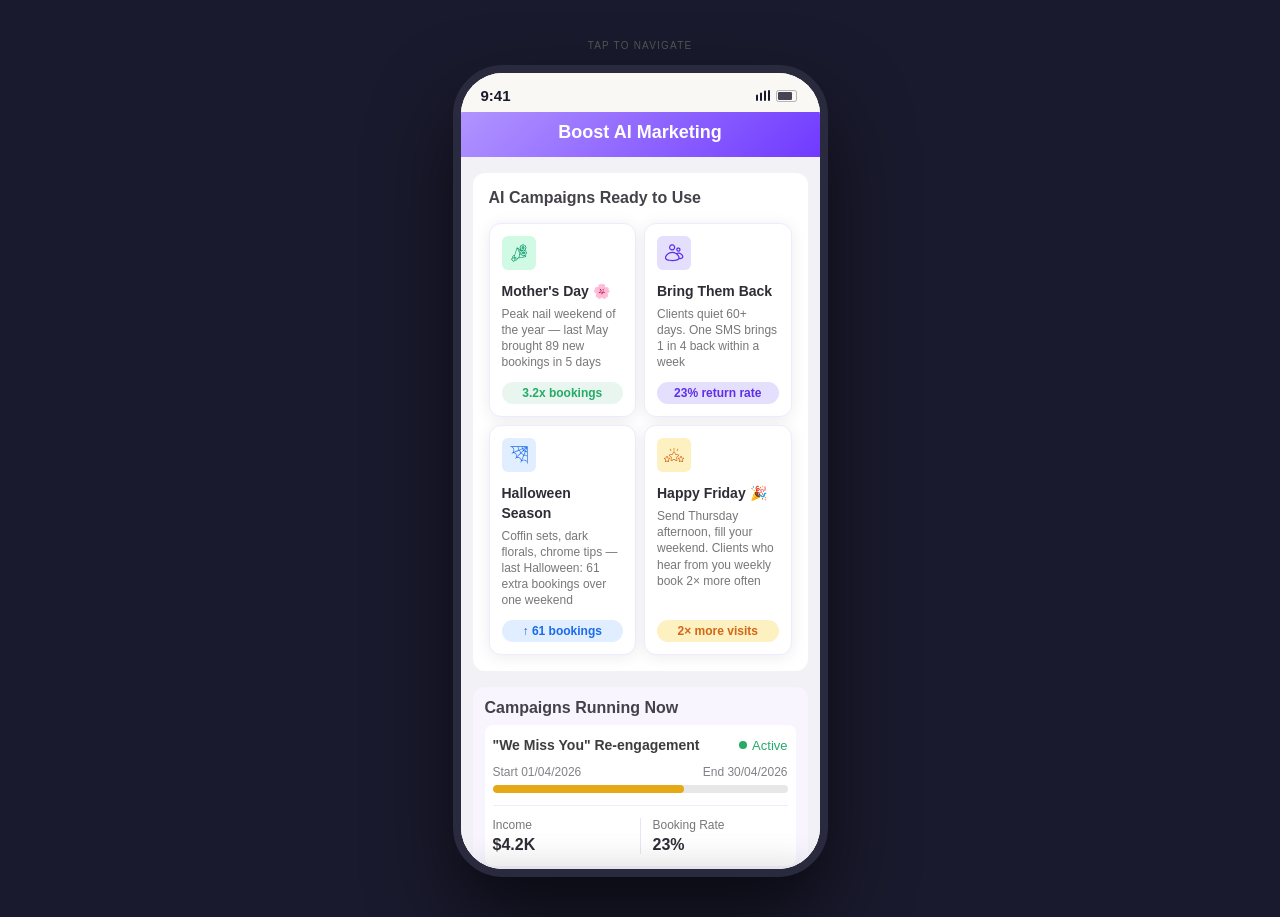
<file: index.html>
<!DOCTYPE html>
<html lang="en">
<head>
<meta charset="UTF-8">
<meta name="viewport" content="width=device-width, initial-scale=1.0">
<title>GCI – AI Marketing</title>
<link rel="stylesheet" href="css/style.css">
</head>
<body>
<div class="pw">
  <div class="plbl">Tap to navigate</div>
  <div class="phone">
  <div class="toast" id="draft-toast"><svg width="13" height="13" viewBox="0 0 13 13" fill="none"><path d="M2 6.5l3 3 6-6" stroke="#22C55E" stroke-width="1.8" stroke-linecap="round" stroke-linejoin="round"/></svg>Saved to Drafts</div>
  <div class="toast" id="ai-upd-toast"><svg width="13" height="13" viewBox="0 0 13 13" fill="none"><path d="M6.5 1L8 5.5L13 6.5L8 7.5L6.5 12L5 7.5L0 6.5L5 5.5Z" fill="#A78BFA"/></svg>AI updated your Campaign Draft</div>

  <!-- S1: HOME -->
  <div class="screen active" id="s1">
    <div class="sb"><span class="sbt">9:41</span><div class="sbi"><svg width="15" height="11" viewBox="0 0 15 11" fill="#1A1A2E"><rect x="0" y="4.5" width="2" height="6.5" rx="1"/><rect x="4" y="2.5" width="2" height="8.5" rx="1"/><rect x="8" y=".5" width="2" height="10.5" rx="1"/><rect x="12" y="0" width="2" height="11" rx="1"/></svg><svg width="24" height="12" viewBox="0 0 24 12" fill="none"><rect x=".5" y=".5" width="20" height="11" rx="2" stroke="#1A1A2E" stroke-opacity=".3"/><rect x="2" y="2" width="14" height="8" rx="1.3" fill="#1A1A2E" opacity=".8"/></svg></div></div>
    <div class="s1-hdr">
      <div style="width:24px"></div>
      <span class="s1-hdr-ttl">Boost AI Marketing</span>
      <div style="width:24px"></div>
    </div>
    <div class="s1-scroll">

      <!-- AI Campaigns -->
      <div class="s1-sec s1-wht">
        <div class="s1-sec-ttl">AI Campaigns Ready to Use</div>
        <div class="qs-grid">
          <div class="qs-card" onclick="startFlow('Create a Mother\'s Day campaign for me.')">
            <div class="qs-ico" style="background:#D1FAE5"><img src="assets/icons/icon-mothers-day.svg" width="20" height="20" alt=""/></div>
            <div class="qs-cnt">
              <div class="qs-name">Mother's Day 🌸</div>
              <div class="qs-desc">Peak nail weekend of the year — last May brought 89 new bookings in 5 days</div>
            </div>
            <div class="qs-tag" style="background:rgba(38,170,104,0.1);color:#26aa68">3.2x bookings</div>
          </div>
          <div class="qs-card" onclick="startFlow('Bring back inactive customers.')">
            <div class="qs-ico" style="background:#E3DFFC"><img src="assets/icons/icon-bring-back.svg" width="20" height="20" alt=""/></div>
            <div class="qs-cnt">
              <div class="qs-name">Bring Them Back</div>
              <div class="qs-desc">Clients quiet 60+ days. One SMS brings 1 in 4 back within a week</div>
            </div>
            <div class="qs-tag" style="background:#E3DFFC;color:#5f2eea">23% return rate</div>
          </div>
          <div class="qs-card" onclick="startFlow('Create a Halloween weekend nail campaign.')">
            <div class="qs-ico" style="background:#E0EEFF"><img src="assets/icons/icon-halloween.svg" width="20" height="20" alt=""/></div>
            <div class="qs-cnt">
              <div class="qs-name">Halloween Season</div>
              <div class="qs-desc">Coffin sets, dark florals, chrome tips — last Halloween: 61 extra bookings over one weekend</div>
            </div>
            <div class="qs-tag" style="background:#E0EEFF;color:#1c6bea">↑ 61 bookings</div>
          </div>
          <div class="qs-card" onclick="startFlow('Send a Happy Friday message to fill weekend slots.')">
            <div class="qs-ico" style="background:#FDF0C1"><img src="assets/icons/icon-happy-friday.svg" width="20" height="20" alt=""/></div>
            <div class="qs-cnt">
              <div class="qs-name">Happy Friday 🎉</div>
              <div class="qs-desc">Send Thursday afternoon, fill your weekend. Clients who hear from you weekly book 2× more often</div>
            </div>
            <div class="qs-tag" style="background:#FDF0C1;color:#d16816">2× more visits</div>
          </div>
        </div>
      </div>

      <!-- Campaigns Running Now -->
      <div class="s1-sec s1-prpl">
        <div class="s1-sec-ttl">Campaigns Running Now</div>
        <div class="rc-card">
          <div class="rc-top">
            <span class="rc-nm">"We Miss You" Re-engagement</span>
            <div class="rc-status-act"><svg width="8" height="8" viewBox="0 0 8 8"><circle cx="4" cy="4" r="4" fill="#26aa68"/></svg>Active</div>
          </div>
          <div class="rc-prog">
            <div class="rc-dates"><span>Start 01/04/2026</span><span>End 30/04/2026</span></div>
            <div class="rc-bar-bg"><div class="rc-bar-fill" style="width:65%;background:#e7a816"></div></div>
          </div>
          <div class="rc-hdiv"></div>
          <div class="rc-info">
            <div class="rc-col"><div class="rc-mlbl">Income</div><div class="rc-mval">$4.2K</div></div>
            <div class="rc-vdiv"></div>
            <div class="rc-col"><div class="rc-mlbl">Booking Rate</div><div class="rc-mval">23%</div></div>
          </div>
        </div>
        <div class="rc-card">
          <div class="rc-top">
            <span class="rc-nm">VIP Birthday Offer</span>
            <div class="rc-status-done"><svg width="16" height="16" viewBox="0 0 16 16" fill="none"><rect x="1" y="1" width="14" height="14" rx="4" fill="#e8f0fd"/><path d="M5 8l2 2 4-4" stroke="#1c6bea" stroke-width="1.5" stroke-linecap="round" stroke-linejoin="round"/></svg>Completed</div>
          </div>
          <div class="rc-prog">
            <div class="rc-dates"><span>Start 01/03/2026</span><span>End 31/03/2026</span></div>
            <div class="rc-bar-bg"><div class="rc-bar-fill" style="width:100%;background:#1c6bea"></div></div>
          </div>
          <div class="rc-hdiv"></div>
          <div class="rc-info">
            <div class="rc-col"><div class="rc-mlbl">Income</div><div class="rc-mval">$98.4K</div></div>
            <div class="rc-vdiv"></div>
            <div class="rc-col"><div class="rc-mlbl">Booking Rate</div><div class="rc-mval">80%</div></div>
          </div>
        </div>
      </div>

      <!-- Draft Campaigns -->
      <div class="s1-sec s1-grad">
        <div class="s1-sec-ttl">Your Draft Campaigns</div>
        <div class="draft-card" id="draft-list">
          <div class="rrow" onclick="goTo('s3')">
            <div class="rdot" style="background:#F59E0B"></div>
            <div class="rrow-info">
              <div class="rnm">Summer Flash Sale</div>
              <div class="rsub">All clients · 15% Off · Apr 29</div>
            </div>
            <svg width="16" height="16" viewBox="0 0 16 16" fill="none"><path d="M6 4l4 4-4 4" stroke="#828086" stroke-width="1.5" stroke-linecap="round" stroke-linejoin="round"/></svg>
          </div>
          <div class="rrow-sep"></div>
          <div class="rrow" onclick="goTo('s3')">
            <div class="rdot" style="background:#F59E0B"></div>
            <div class="rrow-info">
              <div class="rnm">Loyalty Reward Announcement</div>
              <div class="rsub">VIP clients · 10% Off · Feb 14</div>
            </div>
            <svg width="16" height="16" viewBox="0 0 16 16" fill="none"><path d="M6 4l4 4-4 4" stroke="#828086" stroke-width="1.5" stroke-linecap="round" stroke-linejoin="round"/></svg>
          </div>
        </div>
      </div>

    </div>
  </div>

  <!-- S3: CAMPAIGN (Draft + Review combined) -->
  <div class="screen" id="s3">
    <div class="sb"><span class="sbt">9:41</span><div class="sbi"><svg width="15" height="11" viewBox="0 0 15 11" fill="#1A1A2E"><rect x="0" y="4.5" width="2" height="6.5" rx="1"/><rect x="4" y="2.5" width="2" height="8.5" rx="1"/><rect x="8" y=".5" width="2" height="10.5" rx="1"/><rect x="12" y="0" width="2" height="11" rx="1"/></svg><svg width="24" height="12" viewBox="0 0 24 12" fill="none"><rect x=".5" y=".5" width="20" height="11" rx="2" stroke="#1A1A2E" stroke-opacity=".3"/><rect x="2" y="2" width="14" height="8" rx="1.3" fill="#1A1A2E" opacity=".8"/></svg></div></div>
    <div class="topnav"><div class="back" onclick="goTo('s1')"><svg width="13" height="13" viewBox="0 0 13 13" fill="none"><path d="M9 2L4 6.5L9 11" stroke="#7C5CBF" stroke-width="1.8" stroke-linecap="round" stroke-linejoin="round"/></svg></div><span class="topnav-title">Promotion Campaign</span><div class="ready-badge topnav-badge"><svg width="9" height="9" viewBox="0 0 11 11" fill="none"><path d="M2 5.5l2.5 2.5 4.5-4.5" stroke="white" stroke-width="1.8" stroke-linecap="round" stroke-linejoin="round"/></svg>AI Generated</div></div>
    <div style="flex:1;display:flex;flex-direction:column;overflow:hidden;min-height:0">
      <div class="rv-scroll">

        <!-- 1. Campaign header + 6 stats -->
        <div class="camp-header">
          <div class="camp-name">Mother's Day Special 🌸</div>
          <div class="camp-desc">A soft, personal tone builds loyalty and brings back up to 23% of clients.</div>
          <div class="camp-stats">
            <div class="camp-stat"><div class="camp-stat-lbl">AUDIENCE <i class="tip-ico" onclick="showTip(this,'Regular &amp; VIP clients who visited in the past year')">i</i></div><div class="camp-stat-val" id="rv-target">All Clients</div><div class="camp-stat-sub">~420 people</div></div>
            <div class="camp-stat"><div class="camp-stat-lbl">EST. INCOME EARNED</div><div class="camp-stat-val">~$16,900</div></div>
            <div class="camp-stat"><div class="camp-stat-lbl">OFFER</div><div class="camp-stat-val">15% OFF</div></div>
            <div class="camp-stat"><div class="camp-stat-lbl">TONE</div><div class="camp-stat-val">Warm & Personal</div></div>
            <div class="camp-stat"><div class="camp-stat-lbl">SCHEDULE</div><div class="camp-stat-val">Apr 29 – May 6</div><div class="camp-stat-sub">7 days</div></div>
            <div class="camp-stat"><div class="camp-stat-lbl">SEND TIME <i class="tip-ico" onclick="showTip(this,'Peak open-rate window for salon SMS campaigns')">i</i></div><div class="camp-stat-val">Tue &amp; Thu</div><div class="camp-stat-sub">10:00 AM</div></div>
          </div>
        </div>

        <!-- 2. Message Preview -->
        <div class="msg-card">
          <span class="msg-hd-lbl">Message Preview</span>
          <div class="msg-bubble">
            <div id="sms-msg">
              <div class="msg-tag">SMS MESSAGE</div>
              <div class="msg-txt">Hi <span class="msg-hl">[Name]</span>, Mother's Day is almost here! Enjoy 15% OFF your next visit. Treat yourself or gift someone special a relaxing nail session. Book this weekend!</div>
            </div>
          </div>
          <button class="btn-regen" id="btn-regen" onclick="regenMsg()"><svg width="16" height="16" viewBox="0 0 16 16" fill="none"><path d="M14 8A6 6 0 1 1 10.5 3" stroke="white" stroke-width="1.8" stroke-linecap="round"/><path d="M10.5 1v3H13.5" stroke="white" stroke-width="1.8" stroke-linecap="round" stroke-linejoin="round"/></svg>Regenerate</button>
        </div>

      </div>
      <div class="actions-bar">
        <div class="ai-sheet-trigger" id="ai-upd-notif" onclick="openAiSheet()">
          <img src="assets/icons/icon-double-arrow-up.svg" width="16" height="16" alt=""/>
        </div>
        <div class="ai-chat-wrap">
          <input class="ai-chat-inp" id="ai-chat-inp" type="text" placeholder="Ask AI to tweak this campaign…" onkeydown="if(event.key==='Enter')sendAiEdit()"/>
          <button class="ai-chat-mic" onclick="void 0"><svg width="15" height="15" viewBox="0 0 15 15" fill="none"><rect x="4.5" y="1" width="6" height="9" rx="3" stroke="white" stroke-width="1.4"/><path d="M2 7.5C2 10.5 4.5 13 7.5 13s5.5-2.5 5.5-5.5" stroke="white" stroke-width="1.4" stroke-linecap="round"/><path d="M7.5 13v1.5" stroke="white" stroke-width="1.4" stroke-linecap="round"/></svg></button>
          <button class="ai-chat-send" onclick="sendAiEdit()"><svg width="15" height="15" viewBox="0 0 15 15" fill="none"><path d="M13 7.5L2 2.5l2.5 5-2.5 5L13 7.5z" fill="white"/></svg></button>
        </div>
        <div class="actions-btn-row">
          <button class="btn btn-secondary btn-save-draft-sm" onclick="saveDraft()">Save Draft</button>
          <button class="btn btn-primary btn-approve-lg" onclick="goTo('s6')">Launch Campaign</button>
        </div>
      </div>
    </div>
  </div>

  <!-- S5: SUCCESS -->
  <div class="screen" id="s6">
    <div class="sb"><span class="sbt">9:41</span><div class="sbi"><svg width="15" height="11" viewBox="0 0 15 11" fill="#1A1A2E"><rect x="0" y="4.5" width="2" height="6.5" rx="1"/><rect x="4" y="2.5" width="2" height="8.5" rx="1"/><rect x="8" y=".5" width="2" height="10.5" rx="1"/><rect x="12" y="0" width="2" height="11" rx="1"/></svg><svg width="24" height="12" viewBox="0 0 24 12" fill="none"><rect x=".5" y=".5" width="20" height="11" rx="2" stroke="#1A1A2E" stroke-opacity=".3"/><rect x="2" y="2" width="14" height="8" rx="1.3" fill="#1A1A2E" opacity=".8"/></svg></div></div>
    <div class="sw">
      <div class="sw-top">
        <div class="sw-hero">
          <div class="s-ico-v2"><svg width="38" height="38" viewBox="0 0 38 38" fill="none"><path d="M7 19l8.5 8.5L31 11" stroke="white" stroke-width="3.5" stroke-linecap="round" stroke-linejoin="round"/></svg></div>
          <div class="s-title">Campaign Launched 🎉</div>
          <div class="s-sub">Your "Mother's Day Special" campaign is now scheduled and will start reaching clients on Apr 29, 2026.</div>
        </div>
        <div class="apv-card">
          <div class="apv-hd">
            <div class="apv-ico"><svg width="16" height="16" viewBox="0 0 16 16" fill="none"><path d="M2 14L8 8M10 2l.6 2L13 5l-2 .6L10 8l-.6-2L7 5l2-.6L10 2z" stroke="#5f2eea" stroke-width="1.3" stroke-linecap="round" stroke-linejoin="round"/><circle cx="4.5" cy="11" r=".8" fill="#5f2eea"/></svg></div>
            <span class="apv-hd-lbl">Campaign Details</span>
          </div>
          <div class="apv-divider"></div>
          <div class="apv-row"><span class="apv-lbl">Target audience</span><span class="apv-val">420 clients</span></div>
          <div class="apv-row"><span class="apv-lbl">Schedule</span><span class="apv-val">Apr 29 – May 6 · 7 days</span></div>
          <div class="apv-row"><span class="apv-lbl">Offer</span><span class="apv-val">15% OFF</span></div>
          <div class="apv-row"><span class="apv-lbl">Booking rate</span><span class="apv-val green">70% (≈294 bookings)</span></div>
          <div class="apv-row"><span class="apv-lbl">Est. income earned</span><span class="apv-val green">~$16,900</span></div>
          <div class="apv-row last"><span class="apv-lbl">First message sends</span><span class="apv-val">Apr 29 · 10:00 AM</span></div>
        </div>
      </div>
      <button class="btn btn-primary btn-done" onclick="resetAll()">Back to AI Marketing</button>
    </div>
  </div>

  <!-- S3B: AI REVISE CHAT -->
  <div class="screen" id="s3b">
    <div class="sb"><span class="sbt">9:41</span><div class="sbi"><svg width="15" height="11" viewBox="0 0 15 11" fill="#1A1A2E"><rect x="0" y="4.5" width="2" height="6.5" rx="1"/><rect x="4" y="2.5" width="2" height="8.5" rx="1"/><rect x="8" y=".5" width="2" height="10.5" rx="1"/><rect x="12" y="0" width="2" height="11" rx="1"/></svg><svg width="24" height="12" viewBox="0 0 24 12" fill="none"><rect x=".5" y=".5" width="20" height="11" rx="2" stroke="#1A1A2E" stroke-opacity=".3"/><rect x="2" y="2" width="14" height="8" rx="1.3" fill="#1A1A2E" opacity=".8"/></svg></div></div>
    <div class="aie-nav">
      <button class="aie-back" onclick="goTo('s3')"><svg width="13" height="13" viewBox="0 0 13 13" fill="none"><path d="M9 2L4 6.5L9 11" stroke="#7C5CBF" stroke-width="1.8" stroke-linecap="round" stroke-linejoin="round"/></svg></button>
      <div class="aie-ava"><svg width="20" height="20" viewBox="0 0 20 20" fill="none"><path d="M10 2L12.2 8L18 10L12.2 12L10 18L7.8 12L2 10L7.8 8Z" fill="white"/></svg></div>
      <div class="aie-info">
        <div class="aie-name">AI Assistant</div>
        <div class="aie-sub"><span class="aie-sub-dot"></span>Revising campaign</div>
      </div>
    </div>
    <div class="aie-ctx">
      <div class="aie-ctx-pill"><svg width="10" height="10" viewBox="0 0 10 10" fill="none"><path d="M5 0.5L6.2 3.8L9.5 5L6.2 6.2L5 9.5L3.8 6.2L0.5 5L3.8 3.8Z" fill="#A78BFA"/></svg>Mother's Day Campaign · All Clients</div>
    </div>
    <div class="aie-chat">
      <div class="br u"><div class="b usr">Make it more premium and don't use discount language.</div></div>
      <div class="br" style="align-items:flex-start">
        <div class="bav" style="margin-top:0"><svg width="13" height="13" viewBox="0 0 13 13" fill="none"><path d="M6.5 1L8 5.5L13 6.5L8 7.5L6.5 12L5 7.5L0 6.5L5 5.5Z" fill="white"/></svg></div>
        <div style="flex:1;min-width:0">
          <div class="b ai" style="display:inline-block">Done! Elevated the tone and removed all promotional language.</div>
          <div class="wc-card">
            <div class="wc-hd"><div class="wc-ico"><svg width="11" height="11" viewBox="0 0 11 11" fill="none"><path d="M1.5 5.5h8M6.5 3L9 5.5 6.5 8" stroke="white" stroke-width="1.5" stroke-linecap="round" stroke-linejoin="round"/></svg></div><span class="wc-hd-lbl">What changed</span></div>
            <div class="wc-row"><div class="wc-dot" style="background:#F4A4C0"></div><span class="wc-lbl">Tone</span><span class="wc-val">Premium &amp; refined</span></div>
            <div class="wc-row"><div class="wc-dot" style="background:#A78BFA"></div><span class="wc-lbl">Language</span><span class="wc-val">No discount wording</span></div>
            <div class="wc-row"><div class="wc-dot" style="background:#7C5CBF"></div><span class="wc-lbl">CTA</span><span class="wc-val">Luxury positioning</span></div>
          </div>
        </div>
      </div>
      <div class="br u"><div class="b usr">Change the send time to Friday morning.</div></div>
      <div class="br" style="align-items:flex-start">
        <div class="bav" style="margin-top:0"><svg width="13" height="13" viewBox="0 0 13 13" fill="none"><path d="M6.5 1L8 5.5L13 6.5L8 7.5L6.5 12L5 7.5L0 6.5L5 5.5Z" fill="white"/></svg></div>
        <div style="flex:1;min-width:0">
          <div class="b ai" style="display:inline-block">Updated! Friday 10am — peak open-rate window for salon clients.</div>
          <div class="wc-card">
            <div class="wc-hd"><div class="wc-ico"><svg width="11" height="11" viewBox="0 0 11 11" fill="none"><path d="M1.5 5.5h8M6.5 3L9 5.5 6.5 8" stroke="white" stroke-width="1.5" stroke-linecap="round" stroke-linejoin="round"/></svg></div><span class="wc-hd-lbl">What changed</span></div>
            <div class="wc-row"><div class="wc-dot" style="background:#E88F6E"></div><span class="wc-lbl">Timing</span><span class="wc-val">Fri · 10:00 AM</span></div>
            <div class="wc-row"><div class="wc-dot" style="background:#A78BFA"></div><span class="wc-lbl">CTA</span><span class="wc-val">"Reserve your appointment →"</span></div>
          </div>
        </div>
      </div>
    </div>
    <!-- <div class="aie-bottom">
      <button class="btn-approve-v2" onclick="goTo('s3')"><div class="shine"></div><svg width="15" height="15" viewBox="0 0 15 15" fill="none"><path d="M13 7.5L2 2.5l2.5 5-2.5 5L13 7.5z" fill="white"/></svg>Save Version</button>
      <div class="inp-row" style="padding-bottom:22px">
        <input class="ci" placeholder="Ask to refine further..."/>
        <button class="mic-b"><svg width="15" height="15" viewBox="0 0 15 15" fill="none"><rect x="4.5" y="1" width="6" height="9" rx="3" stroke="white" stroke-width="1.4"/><path d="M2 7.5C2 10.5 4.5 13 7.5 13s5.5-2.5 5.5-5.5" stroke="white" stroke-width="1.4" stroke-linecap="round"/><path d="M7.5 13v1.5" stroke="white" stroke-width="1.4" stroke-linecap="round"/></svg></button>
        <button class="snd-b"><svg width="15" height="15" viewBox="0 0 15 15" fill="none"><path d="M13 7.5L2 2.5l2.5 5-2.5 5L13 7.5z" fill="white"/></svg></button>
      </div>
    </div> -->
  </div>

  <!-- S5M: MANUAL EDIT -->
  <div class="screen" id="s5m">
    <div class="sb"><span class="sbt">9:41</span><div class="sbi"><svg width="15" height="11" viewBox="0 0 15 11" fill="#1A1A2E"><rect x="0" y="4.5" width="2" height="6.5" rx="1"/><rect x="4" y="2.5" width="2" height="8.5" rx="1"/><rect x="8" y=".5" width="2" height="10.5" rx="1"/><rect x="12" y="0" width="2" height="11" rx="1"/></svg><svg width="24" height="12" viewBox="0 0 24 12" fill="none"><rect x=".5" y=".5" width="20" height="11" rx="2" stroke="#1A1A2E" stroke-opacity=".3"/><rect x="2" y="2" width="14" height="8" rx="1.3" fill="#1A1A2E" opacity=".8"/></svg></div></div>
    <div class="topnav"><div class="back" onclick="goTo('s3')"><svg width="13" height="13" viewBox="0 0 13 13" fill="none"><path d="M9 2L4 6.5L9 11" stroke="#7C5CBF" stroke-width="1.8" stroke-linecap="round" stroke-linejoin="round"/></svg></div><span class="topnav-title">Edit Campaign</span></div>
    <div style="flex:1;display:flex;flex-direction:column;overflow:hidden;min-height:0"><div class="me-scroll">

      <div class="me-section">
        <div class="me-lbl">CAMPAIGN NAME</div>
        <input class="me-input" id="me-name" value="Mother's Day Special 🌸" />
      </div>

      <div class="me-section">
        <div class="me-lbl">OBJECTIVE</div>
        <textarea class="me-textarea" id="me-obj" rows="3">Re-engage lapsed customers</textarea>
      </div>

      <div class="me-section">
        <div class="me-lbl">AUDIENCE</div>
        <div class="me-chips" id="me-audience-chips">
          <div class="me-chip on" onclick="pickOne(this,'me-audience-chips')">Return Clients</div>
          <div class="me-chip" onclick="pickOne(this,'me-audience-chips')">New Clients</div>
          <div class="me-chip" onclick="pickOne(this,'me-audience-chips')">All Clients</div>
        </div>
      </div>

      <div class="me-section">
        <div class="me-lbl">TONE <span style="color:#C4B5FD;font-weight:400">· pick multiple</span></div>
        <div class="me-chips" id="me-tone-chips">
          <div class="me-chip on" onclick="pickMulti(this)">Warm &amp; Personal</div>
          <div class="me-chip" onclick="pickMulti(this)">Exciting &amp; Urgent</div>
          <div class="me-chip" onclick="pickMulti(this)">Professional</div>
          <div class="me-chip" onclick="pickMulti(this)">Playful</div>
        </div>
      </div>

      <div class="me-section">
        <div class="me-lbl">OFFER</div>
        <div class="me-chips" id="me-offer-chips">
          <div class="me-chip on" onclick="pickOne(this,'me-offer-chips')">No discount</div>
          <div class="me-chip" onclick="pickOne(this,'me-offer-chips')">% Discount</div>
          <div class="me-chip" onclick="pickOne(this,'me-offer-chips')">Free Add-on</div>
        </div>
        <div id="me-offer-input-wrap" style="display:none;margin-top:10px">
          <input class="me-input" id="me-offer-val" placeholder="e.g. 15% off this weekend" />
        </div>
      </div>

      <div class="me-section">
        <div class="me-lbl">MESSAGE</div>
        <textarea class="me-textarea" id="me-msg" rows="4">Hi [Name], Mother's Day is almost here 🌸 Treat yourself or gift someone special a relaxing nail session. We'd love to celebrate with you this weekend!</textarea>
        <div style="font-size:11px;color:#A78BFA;margin-top:6px;display:flex;align-items:center;gap:4px"><svg width="11" height="11" viewBox="0 0 11 11" fill="none"><circle cx="5.5" cy="5.5" r="4.5" stroke="#A78BFA" stroke-width="1"/><path d="M5.5 4v3M5.5 8v.5" stroke="#A78BFA" stroke-width="1" stroke-linecap="round"/></svg>[Name] will be replaced with each client's first name</div>
      </div>

      <div class="me-section">
        <div class="me-lbl">DURATION</div>
        <div class="me-chips" id="me-dur-chips">
          <div class="me-chip" onclick="pickOne(this,'me-dur-chips')">1 week</div>
          <div class="me-chip on" onclick="pickOne(this,'me-dur-chips')">2 weeks</div>
          <div class="me-chip" onclick="pickOne(this,'me-dur-chips')">1 month</div>
        </div>
      </div>

    </div></div>
    <div class="me-actions">
      <button class="me-save" onclick="saveManual()">
        <div class="shine"></div>
        <svg width="15" height="15" viewBox="0 0 15 15" fill="none"><path d="M2.5 7.5l4 4 6.5-6.5" stroke="white" stroke-width="2" stroke-linecap="round" stroke-linejoin="round"/></svg>
        Save &amp; Back to Review
      </button>
      <button class="me-cancel" onclick="goTo('s3')">Cancel</button>
    </div>
  </div>

  <!-- AI REVISE SHEET -->
  <div class="ai-sheet-backdrop" id="ai-sheet-backdrop" onclick="closeAiSheet()"></div>
  <div class="ai-sheet" id="ai-sheet">
    <div class="ai-sheet-handle-row"><div class="ai-sheet-handle"></div></div>
    <div class="ai-sheet-hd">
      <div class="ai-sheet-hd-left">
        <img class="ai-sheet-ava-lg" src="assets/icons/icon-cat-bot.png" width="48" height="48" alt=""/>
        <div class="ai-sheet-hd-info">
          <span class="ai-sheet-title">AI Assistant</span>
          <div class="ai-sheet-hd-sub">
            <div class="ai-sheet-status-dot"></div>
            <span class="ai-sheet-status-txt">Revising campaign</span>
          </div>
        </div>
      </div>
      <button class="ai-sheet-close" onclick="closeAiSheet()"><svg width="8" height="8" viewBox="0 0 8 8" fill="none"><path d="M1 1l6 6M7 1L1 7" stroke="#444149" stroke-width="1.5" stroke-linecap="round"/></svg></button>
    </div>
    <div class="ai-sheet-chat" id="ai-sheet-chat"></div>
    <div class="ai-sheet-inp-row">
      <div class="ai-sheet-chatbox">
        <input class="ai-sheet-inp" id="ai-sheet-inp-field" type="text" placeholder="Ask AI to tweak campaign" onkeydown="if(event.key==='Enter')sendSheetEdit()"/>
        <div class="ai-sheet-inp-btns">
          <button class="ai-sheet-mic" onclick="void 0"><svg width="16" height="16" viewBox="0 0 15 15" fill="none"><rect x="4.5" y="1" width="6" height="9" rx="3" stroke="white" stroke-width="1.4"/><path d="M2 7.5C2 10.5 4.5 13 7.5 13s5.5-2.5 5.5-5.5" stroke="white" stroke-width="1.4" stroke-linecap="round"/><path d="M7.5 13v1.5" stroke="white" stroke-width="1.4" stroke-linecap="round"/></svg></button>
          <button class="ai-sheet-send" onclick="sendSheetEdit()"><svg width="16" height="16" viewBox="0 0 15 15" fill="none"><path d="M13 7.5L2 2.5l2.5 5-2.5 5L13 7.5z" fill="white"/></svg></button>
        </div>
      </div>
    </div>
  </div>

  </div>
</div>
<script src="js/script.js"></script>
</html>
</file>
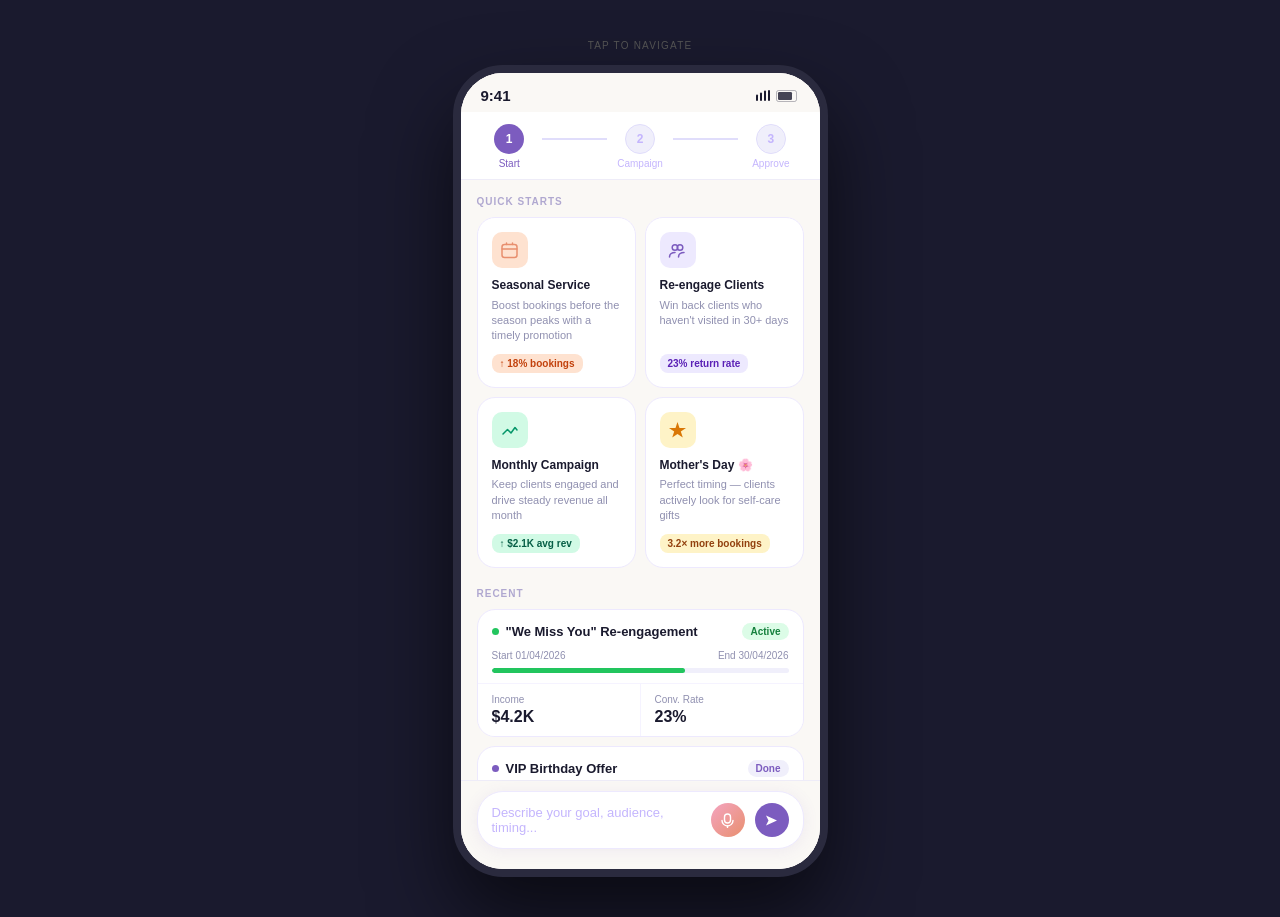
<file: ai_marketing_v5.html>
<!DOCTYPE html>
<html lang="en">
<head>
<meta charset="UTF-8">
<meta name="viewport" content="width=device-width, initial-scale=1.0">
<title>GCI – AI Marketing</title>
<style>
*{box-sizing:border-box;margin:0;padding:0}
body{background:#1a1a2e;display:flex;justify-content:center;align-items:flex-start;padding:40px 16px;font-family:-apple-system,BlinkMacSystemFont,'SF Pro Display','SF Pro Text',sans-serif;min-height:100vh}
.pw{display:flex;flex-direction:column;align-items:center;gap:14px}
.plbl{color:#555;font-size:10px;letter-spacing:.12em;font-weight:500;text-transform:uppercase}
.phone{width:375px;height:812px;background:#FAF8F5;border-radius:50px;overflow:hidden;border:8px solid #2a2a3e;box-shadow:0 40px 80px rgba(0,0,0,0.6);position:relative}
.screen{position:absolute;inset:0;display:flex;flex-direction:column;background:#FAF8F5;opacity:0;pointer-events:none;transition:opacity .3s ease}
.screen.active{opacity:1;pointer-events:all}

.sb{padding:14px 20px 8px;display:flex;justify-content:space-between;align-items:center;flex-shrink:0;background:#FAF8F5}
.sbt{font-size:15px;font-weight:600;color:#1A1A2E}
.sbi{display:flex;gap:5px;align-items:center}

.stepbar{background:#fff;padding:12px 16px 10px;border-bottom:0.5px solid #EEECF8;flex-shrink:0}
.steps{display:flex;align-items:center}
.step{display:flex;flex-direction:column;align-items:center;gap:4px;flex:1}
.sc{width:30px;height:30px;border-radius:50%;display:flex;align-items:center;justify-content:center;font-size:12px;font-weight:600}
.sc.done{background:#22C55E;color:#fff}
.sc.active{background:#7C5CBF;color:#fff}
.sc.idle{background:#F0EFFB;color:#C4B5FD;border:1.5px solid #E0DDFB}
.sl{font-size:10px;font-weight:500}
.sl.done{color:#22C55E}.sl.active{color:#7C5CBF}.sl.idle{color:#C4B5FD}
.sline{flex:1;height:2px;margin-top:-16px}
.sline.done{background:#22C55E}.sline.idle{background:#E0DDFB}

.s1-scroll{flex:1;overflow-y:auto;padding:0 0 16px}
.s1-scroll::-webkit-scrollbar{display:none}
.hero{text-align:center;padding:28px 24px 22px}
.hero-ring{width:72px;height:72px;border-radius:22px;background:linear-gradient(145deg,#F4A4C0,#A78BFA);display:flex;align-items:center;justify-content:center;margin:0 auto 16px}
.hero-title{font-size:26px;font-weight:700;color:#1A1A2E;letter-spacing:-.3px;margin-bottom:8px}
.hero-sub{font-size:14px;color:#8080A0;line-height:1.55;max-width:260px;margin:0 auto}
.qs-section{padding:0 16px}
.qs-lbl{font-size:10px;font-weight:600;color:#B0A8D0;letter-spacing:.1em;margin-bottom:10px}
.qs-grid{display:grid;grid-template-columns:1fr 1fr;gap:9px;margin-bottom:20px}
.qs-card{background:#fff;border-radius:18px;padding:14px;border:0.5px solid #EDE9FE;cursor:pointer;transition:all .15s;-webkit-tap-highlight-color:transparent;display:flex;flex-direction:column;gap:0}
.qs-card:active{background:#F5F3FF;transform:scale(.97)}
.qs-ico{width:36px;height:36px;border-radius:10px;display:flex;align-items:center;justify-content:center;margin-bottom:10px;flex-shrink:0}
.qs-name{font-size:12px;font-weight:700;color:#1A1A2E;line-height:1.3;margin-bottom:4px}
.qs-desc{font-size:11px;color:#9090B0;line-height:1.4;margin-bottom:10px;flex:1}
.qs-stat{display:inline-flex;align-items:center;gap:4px;font-size:10px;font-weight:700;padding:4px 8px;border-radius:8px;align-self:flex-start}
.qs-arrow{display:flex;align-items:center;justify-content:space-between;margin-top:2px}
.recent-lbl{font-size:10px;font-weight:600;color:#B0A8D0;letter-spacing:.1em;margin-bottom:10px}
.draft-lbl{font-size:10px;font-weight:600;color:#B0A8D0;letter-spacing:.1em;margin-bottom:10px;margin-top:18px}
.recent-card{background:#fff;border-radius:18px;border:0.5px solid #EDE9FE;overflow:hidden}
.rrow{display:flex;align-items:center;gap:10px;padding:11px 14px;border-bottom:0.5px solid #F5F3FF;cursor:pointer;transition:background .15s}
.rrow:last-child{border-bottom:none}
.rrow:active{background:#F8F7FF}
.rdot{width:8px;height:8px;border-radius:50%;flex-shrink:0}
.rnm{font-size:13px;font-weight:500;color:#1A1A2E}
.rsub{font-size:11px;color:#9090B0;margin-top:2px}
.rc-card{background:#fff;border-radius:18px;border:0.5px solid #EDE9FE;overflow:hidden;margin-bottom:9px;cursor:pointer;transition:background .15s;-webkit-tap-highlight-color:transparent}
.rc-card:active{background:#F8F7FF}
.rc-top{padding:13px 14px 10px;border-bottom:0.5px solid #F5F3FF}
.rc-name-row{display:flex;align-items:center;gap:7px;margin-bottom:10px}
.rc-dot{width:7px;height:7px;border-radius:50%;flex-shrink:0}
.rc-name{font-size:13px;font-weight:600;color:#1A1A2E;flex:1}
.rc-badge{font-size:10px;font-weight:600;padding:3px 8px;border-radius:10px}
.rc-badge.active{background:#DCFCE7;color:#15803D}
.rc-badge.done{background:#F0EFFB;color:#7C5CBF}
.rc-dates{display:flex;justify-content:space-between;margin-bottom:7px}
.rc-date{font-size:10px;color:#9090B0}
.rc-bar-bg{height:5px;background:#F0EFFB;border-radius:10px;overflow:hidden}
.rc-bar-fill{height:100%;border-radius:10px;background:#22C55E}
.rc-metrics{display:grid;grid-template-columns:1fr 1fr;gap:1px;background:#F5F3FF}
.rc-metric{background:#fff;padding:10px 14px}
.rc-mlbl{font-size:10px;color:#9090B0;margin-bottom:3px}
.rc-mval{font-size:16px;font-weight:700;color:#1A1A2E}

.fi{padding:10px 16px 20px;background:#FAF8F5;border-top:0.5px solid #EEECF8;flex-shrink:0}
.fi-box{background:#fff;border-radius:26px;border:1px solid #EDE9FE;padding:11px 14px;display:flex;align-items:center;gap:10px;box-shadow:0 2px 16px rgba(124,92,191,0.09);cursor:pointer}
.fi-ph{flex:1;font-size:13px;color:#C4B5FD}
.fi-mic{width:34px;height:34px;border-radius:50%;background:linear-gradient(135deg,#F4A4C0,#E88F6E);display:flex;align-items:center;justify-content:center;flex-shrink:0}
.fi-send{width:34px;height:34px;border-radius:50%;background:#7C5CBF;display:flex;align-items:center;justify-content:center;flex-shrink:0}

.cnav{background:#fff;padding:10px 16px;display:flex;align-items:center;gap:12px;border-bottom:0.5px solid #EEECF8;flex-shrink:0}
.cbk{width:32px;height:32px;border-radius:50%;background:#F5F3FF;display:flex;align-items:center;justify-content:center;cursor:pointer;flex-shrink:0;-webkit-tap-highlight-color:transparent;transition:background .15s}
.cbk:active{background:#EDE9FE}
.cav{width:40px;height:40px;border-radius:50%;background:linear-gradient(135deg,#F4A4C0,#A78BFA);display:flex;align-items:center;justify-content:center;flex-shrink:0}
.cnm{font-size:15px;font-weight:600;color:#1A1A2E}
.cst{font-size:11px;color:#22C55E;font-weight:500;display:flex;align-items:center;gap:4px;margin-top:1px}
.odot{width:6px;height:6px;border-radius:50%;background:#22C55E}

.cs{flex:1;overflow-y:auto;padding:16px;display:flex;flex-direction:column;gap:12px}
.cs::-webkit-scrollbar{display:none}
.br{display:flex;gap:8px;align-items:flex-start}
.br.u{justify-content:flex-end}
.bav{width:28px;height:28px;border-radius:50%;background:linear-gradient(135deg,#F4A4C0,#A78BFA);display:flex;align-items:center;justify-content:center;flex-shrink:0;margin-top:2px}
.b{padding:11px 14px;border-radius:18px;font-size:13px;line-height:1.55}
.b.ai{background:#fff;color:#1A1A2E;border-radius:18px 18px 18px 5px;border:0.5px solid #EDE9FE;max-width:84%}
.b.usr{background:linear-gradient(135deg,#F4A4C0,#E88F6E);color:#fff;border-radius:18px 18px 5px 18px;max-width:78%}
.b-hint{font-size:11px;color:#A78BFA;display:block;margin-top:4px}

.sc-card{background:#fff;border-radius:16px;border:0.5px solid #EDE9FE;overflow:hidden;max-width:88%}
.sc-hd{display:flex;justify-content:space-between;align-items:center;padding:11px 13px;border-bottom:0.5px solid #F5F3FF}
.sc-ct{font-size:12px;font-weight:600;color:#7C5CBF}
.sc-ta{font-size:12px;font-weight:600;color:#7C5CBF;cursor:pointer}
.so{display:flex;align-items:center;gap:11px;padding:11px 13px;cursor:pointer;border-bottom:0.5px solid #F5F3FF;transition:background .15s;-webkit-tap-highlight-color:transparent}
.so:last-of-type{border-bottom:none}
.so.sel{background:#F8F6FF}
.si{width:34px;height:34px;border-radius:10px;display:flex;align-items:center;justify-content:center;flex-shrink:0}
.snm{font-size:13px;font-weight:600;color:#1A1A2E}
.sadr{font-size:11px;color:#9090B0;margin-top:2px}
.chk{width:22px;height:22px;border-radius:50%;border:2px solid #DDD9F8;display:flex;align-items:center;justify-content:center;flex-shrink:0;transition:all .2s}
.chk.on{background:#7C5CBF;border-color:#7C5CBF}
.cbtn{display:block;width:calc(100% - 26px);margin:10px 13px 13px;padding:14px;background:#7C5CBF;color:#fff;border-radius:13px;font-size:14px;font-weight:600;border:none;cursor:pointer;text-align:center;font-family:inherit;transition:opacity .15s}
.cbtn:active{opacity:.8}
/* STORE PICKER (SCALABLE) */
.sl-wrap{background:#fff;border-radius:16px;border:0.5px solid #EDE9FE;overflow:hidden;width:100%}
.sl-search{display:flex;align-items:center;gap:8px;padding:9px 12px;border-bottom:0.5px solid #F0EFFB;background:#FAFAFF}
.sl-inp{flex:1;border:none;outline:none;font-size:13px;color:#1A1A2E;font-family:inherit;background:transparent}
.sl-inp::placeholder{color:#C4B5FD}
.sl-badge{font-size:11px;font-weight:700;color:#fff;background:#7C5CBF;border-radius:20px;padding:2px 8px;flex-shrink:0;min-width:22px;text-align:center;transition:background .2s}
.sl-badge.none{background:#D8D4F0}
.sl-actions{display:flex;justify-content:space-between;align-items:center;padding:6px 12px;border-bottom:0.5px solid #F0EFFB}
.sl-sel-txt{font-size:11px;font-weight:500;color:#B0A8D0}
.sl-tog{font-size:12px;font-weight:600;color:#7C5CBF;cursor:pointer;border:none;background:none;font-family:inherit;padding:0}
.sl-list{max-height:216px;overflow-y:auto}
.sl-list::-webkit-scrollbar{width:3px}
.sl-list::-webkit-scrollbar-thumb{background:#EDE9FE;border-radius:2px}
.sl-row{display:flex;align-items:center;gap:10px;padding:9px 12px;border-bottom:0.5px solid #F8F6FF;cursor:pointer;transition:background .12s;-webkit-tap-highlight-color:transparent}
.sl-row:last-child{border-bottom:none}
.sl-row.sel{background:#FAFAFF}
.sl-row:active{background:#F5F3FF}
.sl-init{width:30px;height:30px;border-radius:9px;display:flex;align-items:center;justify-content:center;flex-shrink:0;font-size:13px;font-weight:700;color:#fff}
.sl-info{flex:1;min-width:0}
.sl-nm{font-size:13px;font-weight:600;color:#1A1A2E;white-space:nowrap;overflow:hidden;text-overflow:ellipsis}
.sl-ar{font-size:11px;color:#9090B0;margin-top:1px}
.sl-chk{width:20px;height:20px;border-radius:50%;border:1.5px solid #DDD9F8;display:flex;align-items:center;justify-content:center;flex-shrink:0;transition:all .15s}
.sl-chk.on{background:#7C5CBF;border-color:#7C5CBF}
.sl-empty{padding:20px;text-align:center;font-size:13px;color:#C4B5FD}
.sl-btn{display:block;width:calc(100% - 24px);margin:10px 12px 12px;padding:13px;background:#7C5CBF;color:#fff;border-radius:12px;font-size:14px;font-weight:600;border:none;cursor:pointer;text-align:center;font-family:inherit;transition:opacity .15s}
.sl-btn:active{opacity:.8}
.sl-btn:disabled{opacity:.35;cursor:default}

.ci-wrap{border-top:0.5px solid #EEECF8;flex-shrink:0}
.chips-zone{padding:10px 14px 0}
.chips-top{display:flex;justify-content:space-between;align-items:center;margin-bottom:7px;min-height:18px}
.chips-hint-txt{font-size:10px;color:#A78BFA;font-weight:500}
.chips-clear{font-size:11px;color:#B0A8D0;cursor:pointer;font-weight:500;display:none}
.chips-clear.show{display:block}
.chips-row{display:flex;gap:6px;flex-wrap:wrap}
.chip{padding:7px 11px;border-radius:20px;font-size:12px;font-weight:500;color:#5B21B6;background:#F0EFFB;border:0.5px solid #C4B5FD;cursor:pointer;transition:all .15s;white-space:nowrap;user-select:none;display:flex;align-items:center;gap:5px;-webkit-tap-highlight-color:transparent}
.chip:active{transform:scale(.95)}
.chip.on{background:#7C5CBF;color:#fff;border-color:#7C5CBF}
.chk-ico{width:12px;height:12px;opacity:0;transition:opacity .15s;flex-shrink:0}
.chip.on .chk-ico{opacity:1}
.confirm-strip{height:0;overflow:hidden;transition:height .25s ease}
.confirm-strip.open{height:50px}
.confirm-inner{padding:8px 14px;display:flex;gap:7px}
.btn-conf{flex:1;padding:10px;background:#7C5CBF;color:#fff;border-radius:12px;font-size:13px;font-weight:600;border:none;cursor:pointer;font-family:inherit;display:flex;align-items:center;justify-content:center;gap:6px}
.btn-conf:active{opacity:.8}
.inp-row{display:flex;align-items:center;gap:8px;padding:9px 14px 18px}
.ci{flex:1;background:#fff;border:0.5px solid #EDE9FE;border-radius:22px;padding:10px 15px;font-size:13px;color:#1A1A2E;font-family:inherit;outline:none;transition:border-color .2s}
.ci:focus{border-color:#A78BFA}
.ci::placeholder{color:#C4B5FD}
.mic-b{width:34px;height:34px;border-radius:50%;background:linear-gradient(135deg,#F4A4C0,#E88F6E);display:flex;align-items:center;justify-content:center;flex-shrink:0;border:none;cursor:pointer}
.snd-b{width:34px;height:34px;border-radius:50%;background:#7C5CBF;display:flex;align-items:center;justify-content:center;flex-shrink:0;border:none;cursor:pointer}
.snd-b:active{opacity:.7}

.typing{display:flex;gap:4px;align-items:center;padding:10px 13px;background:#fff;border-radius:18px 18px 18px 5px;border:0.5px solid #EDE9FE;width:fit-content}
.td{width:6px;height:6px;border-radius:50%;background:#C4B5FD;animation:blink 1.2s infinite}
.td:nth-child(2){animation-delay:.2s}
.td:nth-child(3){animation-delay:.4s}
@keyframes blink{0%,80%,100%{opacity:.25}40%{opacity:1}}

.dk{border-radius:18px;overflow:hidden;border:0.5px solid #EDE9FE}
.dh{background:linear-gradient(135deg,#F0EEFF,#E8E4FD);padding:14px 15px}
.dtag{display:flex;align-items:center;gap:6px;font-size:10px;font-weight:600;color:#7C5CBF;letter-spacing:.08em;margin-bottom:7px}
.dtitle{font-size:16px;font-weight:700;color:#1A1A2E}
.db{background:#fff;padding:13px 15px}
.dgrid{display:grid;grid-template-columns:1fr 1fr;gap:10px;margin-bottom:11px}
.dfl{font-size:10px;font-weight:600;color:#B0A8D0;letter-spacing:.06em;display:flex;align-items:center;gap:4px;margin-bottom:4px}
.dfv{font-size:13px;font-weight:600;color:#1A1A2E}
.dmsg{font-size:12px;color:#3C3C5C;line-height:1.65;font-style:italic;background:#FAF8F5;border-radius:10px;padding:11px 13px}
.acts{display:flex;flex-direction:column;gap:8px;padding:14px 0 4px}
.btn-approve{width:100%;padding:15px;border:none;border-radius:15px;font-size:14px;font-weight:600;cursor:pointer;display:flex;align-items:center;justify-content:center;gap:8px;position:relative;overflow:hidden;background:#22C55E;color:#fff;font-family:inherit;transition:opacity .15s}
.btn-approve:active{opacity:.85}
.shine{position:absolute;inset:0;background:linear-gradient(105deg,transparent 40%,rgba(255,255,255,0.22) 50%,transparent 60%);background-size:200%;animation:shine 2.8s ease-in-out infinite}
@keyframes shine{0%{background-position:200%}65%{background-position:-100%}100%{background-position:-100%}}
.btn-row2{display:flex;gap:8px}
.btn-ai{flex:1;padding:13px;border-radius:15px;font-size:13px;font-weight:600;cursor:pointer;display:flex;align-items:center;justify-content:center;gap:7px;font-family:inherit;background:#1E1346;color:#C4B5FD;border:0.5px solid #3C3489;transition:opacity .15s}
.btn-ai:active{opacity:.8}
.spin{animation:pspin 3s ease-in-out infinite}
@keyframes pspin{0%,100%{transform:scale(1) rotate(0deg)}50%{transform:scale(1.2) rotate(15deg)}}
@keyframes regen-spin{0%{transform:rotate(0deg)}100%{transform:rotate(360deg)}}
.btn-edit{flex:1;padding:13px;border-radius:15px;font-size:13px;font-weight:600;cursor:pointer;display:flex;align-items:center;justify-content:center;gap:7px;font-family:inherit;background:#FAF8F5;color:#8080A0;border:0.5px solid #EEECF8;transition:all .15s}
.btn-edit:active{background:#F0EFFB}
.btn-save{width:100%;padding:11px;border-radius:15px;font-size:13px;font-weight:500;cursor:pointer;display:flex;align-items:center;justify-content:center;gap:7px;font-family:inherit;background:transparent;color:#B0A8D0;border:none;transition:color .15s}
.btn-save:active{color:#7C5CBF}

/* REVIEW */
.topnav{background:#fff;padding:10px 16px 12px;display:flex;align-items:center;gap:12px;border-bottom:0.5px solid #EEECF8;flex-shrink:0}
.back{width:32px;height:32px;border-radius:50%;background:#F5F3FF;display:flex;align-items:center;justify-content:center;cursor:pointer;flex-shrink:0;-webkit-tap-highlight-color:transparent;transition:background .15s}
.back:active{background:#EDE9FE}
.topnav-title{font-size:16px;font-weight:600;color:#1A1A2E}

.rv-scroll{flex:1;min-height:0;overflow-y:auto;padding:16px 16px 24px;-webkit-overflow-scrolling:touch}
.rv-scroll::-webkit-scrollbar{display:none}
.rv-scroll>*{margin-bottom:12px}
.rv-scroll>*:last-child{margin-bottom:0}

.camp-header{background:linear-gradient(135deg,#F0EEFF,#EAE6FD);border-radius:18px;padding:16px;border:0.5px solid #DDD9F8}
.ready-badge{display:inline-flex;align-items:center;gap:5px;background:#22C55E;color:#fff;border-radius:20px;padding:4px 10px;font-size:11px;font-weight:600;margin-bottom:10px}
.camp-name{font-size:19px;font-weight:700;color:#1A1A2E;letter-spacing:-.2px;margin-bottom:5px}
.camp-desc{font-size:13px;color:#7070A0;line-height:1.5}

.why-card{background:#1E1346;border-radius:18px;padding:16px;position:relative;overflow:hidden}
.why-card::before{content:'';position:absolute;top:-30px;right:-30px;width:100px;height:100px;border-radius:50%;background:rgba(167,139,250,0.12)}
.why-top{display:flex;align-items:center;gap:7px;margin-bottom:12px}
.why-sparkle{width:26px;height:26px;border-radius:8px;background:rgba(167,139,250,0.2);display:flex;align-items:center;justify-content:center;flex-shrink:0}
.why-label{font-size:11px;font-weight:600;color:#A78BFA;letter-spacing:.08em}
.why-items{display:flex;flex-direction:column;gap:8px}
.why-item{display:flex;align-items:flex-start;gap:10px}
.why-check{width:20px;height:20px;border-radius:50%;background:rgba(167,139,250,0.2);display:flex;align-items:center;justify-content:center;flex-shrink:0;margin-top:1px}
.why-text{font-size:13px;color:#E0D9FF;line-height:1.5;flex:1}
.why-text strong{color:#fff;font-weight:600}

/* DETAILS */
.det-card{background:#fff;border-radius:18px;border:0.5px solid #EDE9FE;overflow:hidden}
.det-hd{padding:13px 16px 11px;border-bottom:0.5px solid #F5F3FF}
.det-hd-lbl{font-size:11px;font-weight:600;color:#B0A8D0;letter-spacing:.08em}
.obj-row{padding:13px 16px 12px;border-bottom:0.5px solid #F5F3FF;background:#F8F6FF}
.obj-lbl{font-size:10px;font-weight:600;color:#A78BFA;letter-spacing:.07em;margin-bottom:4px}
.obj-val{font-size:14px;font-weight:600;color:#1A1A2E;margin-bottom:3px}
.obj-sub{font-size:12px;color:#8080A0;line-height:1.45}
.irow{display:flex;align-items:center;padding:11px 16px;border-bottom:0.5px solid #F5F3FF;gap:10px}
.irow:last-child{border-bottom:none}
.irow-ico{width:7px;height:7px;border-radius:50%;flex-shrink:0}
.irow-lbl{font-size:11px;font-weight:500;color:#B0A8D0;width:68px;flex-shrink:0}
.irow-right{flex:1;text-align:right}
.irow-val{font-size:13px;font-weight:600;color:#1A1A2E}
.irow-sub{font-size:11px;color:#9090B0;margin-top:1px}
.spills{display:flex;gap:5px;flex-wrap:wrap;flex:1;justify-content:flex-end}
.spill{font-size:11px;font-weight:500;color:#5B21B6;background:#EDE9FE;padding:3px 8px;border-radius:8px}
.cta-val{font-size:13px;font-weight:600;color:#7C5CBF;text-align:right}
.cta-sub{font-size:11px;color:#B0A8D0;margin-top:1px;text-align:right}

/* MESSAGE */
.msg-card{background:#fff;border-radius:18px;border:0.5px solid #EDE9FE;overflow:hidden}
.msg-hd{padding:13px 16px 11px;border-bottom:0.5px solid #F5F3FF;display:flex;justify-content:space-between;align-items:center}
.msg-hd-lbl{font-size:11px;font-weight:600;color:#B0A8D0;letter-spacing:.08em}
.msg-hd-right{display:flex;align-items:center;gap:7px}
.msg-hd-badge{font-size:11px;font-weight:500;color:#7C5CBF;background:#F0EFFB;padding:3px 9px;border-radius:10px}
.btn-regen{display:flex;align-items:center;gap:4px;font-size:11px;font-weight:600;color:#7C5CBF;background:#F0EFFB;border:none;border-radius:10px;padding:4px 9px;cursor:pointer;font-family:inherit;transition:opacity .15s}
.btn-regen:active{opacity:.6}
.btn-regen svg{transition:transform .4s}
.btn-regen.spinning svg{animation:regen-spin .5s linear}
.msg-body{padding:14px 16px}
.mctabs{display:flex;gap:6px;margin-bottom:12px}
.mctab{padding:5px 12px;border-radius:20px;font-size:12px;font-weight:500;cursor:pointer;transition:all .15s;border:0.5px solid #EDE9FE;color:#9090B0;background:#FAF8F5;-webkit-tap-highlight-color:transparent}
.mctab.on{background:#7C5CBF;color:#fff;border-color:#7C5CBF}
.msg-bubble{background:#FAF8F5;border-radius:14px;padding:13px 14px;margin-bottom:12px;border-left:3px solid #A78BFA}
.msg-tag{font-size:10px;font-weight:600;color:#A78BFA;letter-spacing:.06em;margin-bottom:6px}
.msg-txt{font-size:13px;color:#1A1A2E;line-height:1.65}
.msg-hl{color:#7C5CBF;font-weight:600}
.msg-footer{display:flex;align-items:center;justify-content:space-between}
.msg-cta-pill{display:inline-flex;align-items:center;gap:5px;background:#EDE9FE;border-radius:10px;padding:6px 11px;font-size:12px;font-weight:600;color:#5B21B6}
.msg-note{font-size:11px;color:#C4B5FD;display:flex;align-items:center;gap:4px}

/* ACTIONS BAR */
.actions-bar{background:#fff;border-top:0.5px solid #EEECF8;padding:12px 16px 24px;flex-shrink:0}
.btn-approve-lg{flex:2;padding:14px;border:none;border-radius:15px;font-size:15px;font-weight:700;cursor:pointer;display:flex;align-items:center;justify-content:center;gap:8px;position:relative;overflow:hidden;background:#22C55E;color:#fff;font-family:inherit;transition:opacity .15s}
.btn-approve-lg:active{opacity:.85}
.btn-row3{display:flex;gap:8px}
.ai-chat-wrap{background:#fff;border-radius:26px;border:1px solid #EDE9FE;padding:11px 10px 11px 14px;display:flex;align-items:center;gap:10px;box-shadow:0 2px 16px rgba(124,92,191,0.09);margin-bottom:10px}
.ai-chat-inp{flex:1;border:none;outline:none;font-size:13px;color:#1A1A2E;font-family:inherit;background:transparent;min-width:0}
.ai-chat-inp::placeholder{color:#C4B5FD}
.ai-chat-mic{width:34px;height:34px;border-radius:50%;background:linear-gradient(135deg,#F4A4C0,#E88F6E);display:flex;align-items:center;justify-content:center;flex-shrink:0;border:none;cursor:pointer;padding:0}
.ai-chat-send{width:34px;height:34px;border-radius:50%;background:#7C5CBF;display:flex;align-items:center;justify-content:center;flex-shrink:0;border:none;cursor:pointer;padding:0}
.ai-chat-send:active{opacity:.7}
.ai-upd-notif{display:none;margin-bottom:8px;background:linear-gradient(90deg,#F0EFFB,#FAF8FF);border-radius:11px;padding:8px 12px;cursor:pointer;align-items:center;justify-content:space-between;border:0.5px solid #EDE9FE}
.ai-upd-notif.show{display:flex}
.ai-upd-txt{font-size:11.5px;color:#7C5CBF;font-weight:600;display:flex;align-items:center;gap:5px}
.ai-upd-link{font-size:11px;color:#A78BFA;font-weight:500}
.actions-btn-row{display:flex;gap:8px}
.btn-save-draft-sm{flex:1;padding:13px 10px;background:none;border:1.5px solid #EDE9FE;color:#9090B0;border-radius:13px;font-size:13px;font-weight:600;cursor:pointer;font-family:inherit;display:flex;align-items:center;justify-content:center;gap:6px;transition:background .15s}
.btn-save-draft-sm:active{background:#F5F3FF}

/* SUCCESS */
.sw{display:flex;flex-direction:column;align-items:center;justify-content:center;flex:1;padding:40px 28px;text-align:center}
.s-ico{width:88px;height:88px;border-radius:50%;background:linear-gradient(135deg,#D1FAE5,#A7F3D0);display:flex;align-items:center;justify-content:center;margin-bottom:22px}
.s-title{font-size:24px;font-weight:700;color:#1A1A2E;margin-bottom:10px;letter-spacing:-.3px}
.s-sub{font-size:14px;color:#9090B0;line-height:1.55;margin-bottom:32px}
.s-stats{display:grid;grid-template-columns:1fr 1fr 1fr;gap:10px;width:100%;margin-bottom:32px}
.stat{background:#fff;border-radius:16px;padding:16px 10px;border:0.5px solid #EDE9FE;text-align:center}
.stat-v{font-size:20px;font-weight:700;color:#1A1A2E}
.stat-l{font-size:10px;color:#9090B0;margin-top:4px}
.btn-done{width:100%;padding:16px;background:#7C5CBF;color:#fff;border-radius:16px;font-size:15px;font-weight:600;border:none;cursor:pointer;font-family:inherit}
.btn-done:active{opacity:.8}
.s-ico-v2{width:84px;height:84px;border-radius:50%;background:#22C55E;display:flex;align-items:center;justify-content:center;margin-bottom:20px;box-shadow:0 8px 24px rgba(34,197,94,.25)}
.apv-income{background:linear-gradient(145deg,#0D3D2C,#1A5C3E);border-radius:16px;padding:14px 16px;margin-bottom:14px;width:100%;position:relative;overflow:hidden;box-sizing:border-box}
.apv-income::after{content:'';position:absolute;top:-20px;right:-20px;width:80px;height:80px;border-radius:50%;background:rgba(34,197,94,.12);pointer-events:none}
.apv-inc-lbl{font-size:9px;font-weight:700;color:rgba(255,255,255,.4);letter-spacing:.1em;margin-bottom:6px;display:flex;align-items:center;gap:4px;position:relative;z-index:1}
.apv-inc-amt{font-size:26px;font-weight:800;color:#fff;letter-spacing:-.5px;margin-bottom:8px;position:relative;z-index:1}
.apv-inc-pills{display:flex;gap:6px;flex-wrap:wrap;position:relative;z-index:1}
.apv-inc-pill{background:rgba(255,255,255,.1);border-radius:8px;padding:4px 9px;font-size:10px;color:rgba(255,255,255,.55);font-weight:500}
.apv-inc-pill span{color:#4ADE80;font-weight:700}
.apv-card{background:#fff;border-radius:18px;border:0.5px solid #EDE9FE;width:100%;text-align:left;margin-bottom:24px;overflow:hidden}
.apv-hd{display:flex;align-items:center;gap:10px;padding:13px 16px;border-bottom:0.5px solid #F5F3FF}
.apv-ico{width:30px;height:30px;border-radius:9px;background:#F5F3FF;display:flex;align-items:center;justify-content:center;flex-shrink:0}
.apv-hd-lbl{font-size:14px;font-weight:700;color:#1A1A2E}
.apv-row{display:flex;justify-content:space-between;align-items:center;padding:11px 16px;border-bottom:0.5px solid #F5F3FF}
.apv-row:last-child{border-bottom:none}
.apv-lbl{font-size:13px;color:#8080A0}
.apv-val{font-size:13px;font-weight:600;color:#1A1A2E}
.apv-val.green{color:#22C55E}
.aic{background:linear-gradient(145deg,#0D3D2C,#1A5C3E);border-radius:16px;padding:13px 14px 12px;position:relative;overflow:hidden}
.aic::after{content:'';position:absolute;top:-22px;right:-22px;width:80px;height:80px;border-radius:50%;background:rgba(34,197,94,.13);pointer-events:none}
.aic-lbl{font-size:9px;font-weight:700;color:rgba(255,255,255,.4);letter-spacing:.1em;margin-bottom:6px;display:flex;align-items:center;gap:4px;position:relative;z-index:1}
.aic-amt{font-size:24px;font-weight:800;color:#fff;letter-spacing:-.5px;line-height:1;position:relative;z-index:1}
.aic-conf-row{display:flex;justify-content:space-between;align-items:center;margin:7px 0 5px;position:relative;z-index:1}
.aic-conf-lbl{font-size:9px;color:rgba(255,255,255,.32)}
.aic-conf-pct{font-size:9px;font-weight:700;color:#4ADE80}
.aic-bar-bg{height:3px;background:rgba(255,255,255,.12);border-radius:10px;margin-bottom:12px;position:relative;z-index:1}
.aic-bar-fill{height:100%;background:linear-gradient(90deg,#4ADE80,#22C55E);border-radius:10px;width:71%}
.aic-metrics{display:flex;margin-bottom:10px;position:relative;z-index:1}
.det-camp{padding:14px 16px 13px;border-bottom:0.5px solid #F5F3FF}
.aic-metric{flex:1;text-align:center}
.aic-metric+.aic-metric{border-left:1px solid rgba(255,255,255,.1)}
.aic-mv{font-size:13px;font-weight:700;color:#fff;line-height:1;margin-bottom:2px}
.aic-ml{font-size:10px;color:rgba(255,255,255,.38)}
.aic-sep{height:1px;background:rgba(255,255,255,.1);margin-bottom:9px}
.aic-why{display:flex;flex-direction:column;gap:5px;position:relative;z-index:1}
.aic-bullet{font-size:11px;color:rgba(255,255,255,.5);display:flex;align-items:flex-start;gap:5px;line-height:1.4}
.aic-bico{color:#4ADE80;font-size:11px;font-weight:700;flex-shrink:0;margin-top:1px}
.toast{position:absolute;top:72px;left:50%;transform:translateX(-50%) translateY(-8px);background:linear-gradient(135deg,#2D1B69,#1E1346);color:#fff;font-size:12px;font-weight:600;padding:10px 18px;border-radius:14px;white-space:nowrap;opacity:0;pointer-events:none;transition:opacity .22s,transform .22s;z-index:99;display:flex;align-items:center;gap:7px;box-shadow:0 6px 24px rgba(124,92,191,0.4);border:0.5px solid rgba(167,139,250,0.3)}
.toast.show{opacity:1;transform:translateX(-50%) translateY(0)}

/* === S3B: AI REVISE CHAT === */
.aie-nav{background:#fff;padding:10px 16px 10px;display:flex;align-items:center;gap:10px;border-bottom:0.5px solid #EEECF8;flex-shrink:0}
.aie-back{width:32px;height:32px;border-radius:50%;background:#F5F3FF;display:flex;align-items:center;justify-content:center;cursor:pointer;flex-shrink:0;border:none;-webkit-tap-highlight-color:transparent;transition:background .15s}
.aie-back:active{background:#EDE9FE}
.aie-ava{width:44px;height:44px;border-radius:50%;background:linear-gradient(135deg,#F4A4C0,#A78BFA);display:flex;align-items:center;justify-content:center;flex-shrink:0}
.aie-info{flex:1}
.aie-name{font-size:15px;font-weight:600;color:#1A1A2E}
.aie-sub{font-size:11px;color:#A78BFA;font-weight:500;margin-top:2px;display:flex;align-items:center;gap:4px}
.aie-sub-dot{width:5px;height:5px;border-radius:50%;background:#A78BFA;flex-shrink:0}
.aie-ctx{padding:7px 16px;background:#F8F6FF;border-bottom:0.5px solid #EDE9FE;flex-shrink:0}
.aie-ctx-pill{display:inline-flex;align-items:center;gap:5px;font-size:11px;font-weight:500;color:#7C5CBF}
.aie-chat{flex:1;min-height:0;overflow-y:auto;padding:14px 16px;-webkit-overflow-scrolling:touch;background:#FAF8F5 url("data:image/svg+xml,%3Csvg xmlns='http://www.w3.org/2000/svg' width='20' height='20'%3E%3Cpath d='M9 2h2v16H9zm-7 7h16v2H2z' fill='%23EDE9FE' fill-opacity='.4'/%3E%3C/svg%3E")}
.aie-chat::-webkit-scrollbar{display:none}
.aie-chat>*{margin-bottom:10px}
.aie-chat>*:last-child{margin-bottom:0}
.wc-card{background:#fff;border-radius:15px;border:0.5px solid #EDE9FE;overflow:hidden;margin-top:7px;max-width:90%}
.wc-hd{display:flex;align-items:center;gap:7px;padding:9px 12px;background:#F8F6FF;border-bottom:0.5px solid #EDE9FE}
.wc-ico{width:22px;height:22px;border-radius:7px;background:#7C5CBF;display:flex;align-items:center;justify-content:center;flex-shrink:0}
.wc-hd-lbl{font-size:12px;font-weight:700;color:#1A1A2E}
.wc-row{display:flex;align-items:center;gap:9px;padding:8px 12px;border-bottom:0.5px solid #F5F3FF}
.wc-row:last-child{border-bottom:none}
.wc-dot{width:7px;height:7px;border-radius:50%;flex-shrink:0}
.wc-lbl{font-size:12px;font-weight:600;color:#1A1A2E;flex:1}
.wc-val{font-size:11px;color:#9090B0}
.ud-card{background:#fff;border-radius:16px;border:0.5px solid #EDE9FE;overflow:hidden;margin-top:7px;max-width:92%}
.ud-hd{background:linear-gradient(135deg,#F0EEFF,#EAE6FD);padding:11px 14px}
.ud-badge{display:inline-flex;align-items:center;gap:5px;background:#7C5CBF;color:#fff;border-radius:20px;padding:3px 9px;font-size:10px;font-weight:700;letter-spacing:.06em;margin-bottom:7px}
.ud-name{font-size:14px;font-weight:700;color:#1A1A2E}
.ud-body{padding:11px 13px}
.ud-meta{display:grid;grid-template-columns:1fr 1fr;gap:8px;margin-bottom:10px}
.ud-mlbl{font-size:10px;font-weight:600;color:#B0A8D0;letter-spacing:.06em;margin-bottom:2px}
.ud-mval{font-size:12px;font-weight:600;color:#1A1A2E}
.ud-sep{height:0.5px;background:#F0EFFB;margin-bottom:9px}
.ud-ch-title{font-size:10px;font-weight:600;color:#A78BFA;letter-spacing:.07em;margin-bottom:6px}
.ud-ch{display:flex;align-items:center;gap:9px;padding:7px 10px;background:#F8F6FF;border-radius:10px;margin-bottom:5px}
.ud-ch:last-child{margin-bottom:0}
.ud-ch-ico{width:26px;height:26px;border-radius:8px;background:#EDE9FE;display:flex;align-items:center;justify-content:center;flex-shrink:0}
.ud-ch-field{font-size:11px;font-weight:600;color:#7C5CBF}
.ud-ch-val{font-size:11px;color:#1A1A2E;margin-top:1px}
.aie-bottom{background:#fff;border-top:0.5px solid #EEECF8;padding:11px 16px 0;flex-shrink:0}
.btn-approve-v2{width:100%;padding:14px;border:none;border-radius:14px;font-size:14px;font-weight:700;cursor:pointer;display:flex;align-items:center;justify-content:center;gap:8px;background:#22C55E;color:#fff;font-family:inherit;position:relative;overflow:hidden;margin-bottom:8px;transition:opacity .15s}
.btn-approve-v2:active{opacity:.85}

svg{display:block}

/* MANUAL EDIT */
.me-scroll{flex:1;min-height:0;overflow-y:auto;padding:16px;display:flex;flex-direction:column;gap:0;-webkit-overflow-scrolling:touch}
.me-scroll::-webkit-scrollbar{display:none}
.me-section{margin-bottom:20px}
.me-lbl{font-size:10px;font-weight:600;color:#B0A8D0;letter-spacing:.09em;margin-bottom:8px}
.me-input{width:100%;background:#fff;border:1px solid #EDE9FE;border-radius:12px;padding:12px 14px;font-size:14px;color:#1A1A2E;font-family:inherit;outline:none;transition:border-color .2s}
.me-input:focus{border-color:#A78BFA}
.me-textarea{width:100%;background:#fff;border:1px solid #EDE9FE;border-radius:12px;padding:12px 14px;font-size:13px;color:#1A1A2E;font-family:inherit;outline:none;resize:none;line-height:1.6;transition:border-color .2s}
.me-textarea:focus{border-color:#A78BFA}
.me-chips{display:flex;gap:7px;flex-wrap:wrap}
.me-chip{padding:8px 14px;border-radius:20px;font-size:12px;font-weight:500;color:#5B21B6;background:#F0EFFB;border:0.5px solid #C4B5FD;cursor:pointer;transition:all .15s;white-space:nowrap;-webkit-tap-highlight-color:transparent}
.me-chip:active{transform:scale(.96)}
.me-chip.on{background:#7C5CBF;color:#fff;border-color:#7C5CBF}
.me-actions{padding:12px 16px 24px;background:#fff;border-top:0.5px solid #EEECF8;flex-shrink:0;display:flex;flex-direction:column;gap:8px}
.me-save{width:100%;padding:15px;border:none;border-radius:15px;font-size:15px;font-weight:700;cursor:pointer;display:flex;align-items:center;justify-content:center;gap:8px;position:relative;overflow:hidden;background:#22C55E;color:#fff;font-family:inherit;transition:opacity .15s}
.me-save:active{opacity:.85}
.me-cancel{width:100%;padding:11px;background:transparent;border:none;font-size:13px;font-weight:500;color:#B0A8D0;cursor:pointer;font-family:inherit}
.me-cancel:active{color:#7C5CBF}
</style>
</head>
<body>
<div class="pw">
  <div class="plbl">Tap to navigate</div>
  <div class="phone">
  <div class="toast" id="draft-toast"><svg width="13" height="13" viewBox="0 0 13 13" fill="none"><path d="M2 6.5l3 3 6-6" stroke="#22C55E" stroke-width="1.8" stroke-linecap="round" stroke-linejoin="round"/></svg>Saved to Drafts</div>
  <div class="toast" id="ai-upd-toast"><svg width="13" height="13" viewBox="0 0 13 13" fill="none"><path d="M6.5 1L8 5.5L13 6.5L8 7.5L6.5 12L5 7.5L0 6.5L5 5.5Z" fill="#A78BFA"/></svg>AI updated your Campaign Draft</div>

  <!-- S1: HOME -->
  <div class="screen active" id="s1">
    <div class="sb"><span class="sbt">9:41</span><div class="sbi"><svg width="15" height="11" viewBox="0 0 15 11" fill="#1A1A2E"><rect x="0" y="4.5" width="2" height="6.5" rx="1"/><rect x="4" y="2.5" width="2" height="8.5" rx="1"/><rect x="8" y=".5" width="2" height="10.5" rx="1"/><rect x="12" y="0" width="2" height="11" rx="1"/></svg><svg width="24" height="12" viewBox="0 0 24 12" fill="none"><rect x=".5" y=".5" width="20" height="11" rx="2" stroke="#1A1A2E" stroke-opacity=".3"/><rect x="2" y="2" width="14" height="8" rx="1.3" fill="#1A1A2E" opacity=".8"/></svg></div></div>
    <div class="stepbar"><div class="steps"><div class="step"><div class="sc active">1</div><span class="sl active">Start</span></div><div class="sline idle"></div><div class="step"><div class="sc idle">2</div><span class="sl idle">Campaign</span></div><div class="sline idle"></div><div class="step"><div class="sc idle">3</div><span class="sl idle">Approve</span></div></div></div>
    <div class="s1-scroll">
      <div class="qs-section" style="padding-top:16px">
        <div class="qs-lbl">QUICK STARTS</div>
        <div class="qs-grid">
          <div class="qs-card" onclick="startFlow('Promote a seasonal service for my nail salon.')">
            <div class="qs-ico" style="background:#FEE2D0"><svg width="19" height="19" viewBox="0 0 19 19" fill="none"><rect x="2" y="3.5" width="15" height="13" rx="2.5" stroke="#E88F6E" stroke-width="1.5"/><path d="M6.5 3.5V2M12.5 3.5V2M2 8h15" stroke="#E88F6E" stroke-width="1.5" stroke-linecap="round"/></svg></div>
            <div class="qs-name">Seasonal Service</div>
            <div class="qs-desc">Boost bookings before the season peaks with a timely promotion</div>
            <div class="qs-stat" style="background:#FEE2D0;color:#C2410C">↑ 18% bookings</div>
          </div>
          <div class="qs-card" onclick="startFlow('Bring back inactive customers.')">
            <div class="qs-ico" style="background:#EDE9FE"><svg width="19" height="19" viewBox="0 0 19 19" fill="none"><circle cx="7" cy="6.5" r="2.8" stroke="#7C5CBF" stroke-width="1.5"/><circle cx="12" cy="6.5" r="2.8" stroke="#7C5CBF" stroke-width="1.5"/><path d="M1.5 16c0-2.8 2.5-4.5 5.5-4.5M10.5 16c0-2.8 2.5-4.5 5.5-4.5" stroke="#7C5CBF" stroke-width="1.5" stroke-linecap="round"/></svg></div>
            <div class="qs-name">Re-engage Clients</div>
            <div class="qs-desc">Win back clients who haven't visited in 30+ days</div>
            <div class="qs-stat" style="background:#EDE9FE;color:#5B21B6">23% return rate</div>
          </div>
          <div class="qs-card" onclick="startFlow('Create this month\'s campaign.')">
            <div class="qs-ico" style="background:#D1FAE5"><svg width="19" height="19" viewBox="0 0 19 19" fill="none"><path d="M3 14L7.5 9.5L11 13L15 7.5L17 10" stroke="#059669" stroke-width="1.5" stroke-linecap="round" stroke-linejoin="round"/></svg></div>
            <div class="qs-name">Monthly Campaign</div>
            <div class="qs-desc">Keep clients engaged and drive steady revenue all month</div>
            <div class="qs-stat" style="background:#D1FAE5;color:#065F46">↑ $2.1K avg rev</div>
          </div>
          <div class="qs-card" onclick="startFlow('Create a Mother\'s Day campaign for me.')">
            <div class="qs-ico" style="background:#FEF3C7"><svg width="19" height="19" viewBox="0 0 19 19" fill="none"><path d="M9.5 2L11.5 8H18L12.8 11.6L14.8 17.5L9.5 14L4.2 17.5L6.2 11.6L1 8H7.5Z" fill="#D97706"/></svg></div>
            <div class="qs-name">Mother's Day 🌸</div>
            <div class="qs-desc">Perfect timing — clients actively look for self-care gifts</div>
            <div class="qs-stat" style="background:#FEF3C7;color:#92400E">3.2× more bookings</div>
          </div>
        </div>
        <div class="recent-lbl">RECENT</div>
        <div class="rc-card" onclick="goTo('s3')">
          <div class="rc-top">
            <div class="rc-name-row">
              <div class="rc-dot" style="background:#22C55E"></div>
              <span class="rc-name">"We Miss You" Re-engagement</span>
              <span class="rc-badge active">Active</span>
            </div>
            <div class="rc-dates"><span class="rc-date">Start 01/04/2026</span><span class="rc-date">End 30/04/2026</span></div>
            <div class="rc-bar-bg"><div class="rc-bar-fill" style="width:65%"></div></div>
          </div>
          <div class="rc-metrics">
            <div class="rc-metric"><div class="rc-mlbl">Income</div><div class="rc-mval">$4.2K</div></div>
            <div class="rc-metric"><div class="rc-mlbl">Conv. Rate</div><div class="rc-mval">23%</div></div>
          </div>
        </div>
        <div class="rc-card" onclick="goTo('s3')">
          <div class="rc-top">
            <div class="rc-name-row">
              <div class="rc-dot" style="background:#7C5CBF"></div>
              <span class="rc-name">VIP Birthday Offer</span>
              <span class="rc-badge done">Done</span>
            </div>
            <div class="rc-dates"><span class="rc-date">Start 01/03/2026</span><span class="rc-date">End 31/03/2026</span></div>
            <div class="rc-bar-bg"><div class="rc-bar-fill" style="width:100%;background:#7C5CBF"></div></div>
          </div>
          <div class="rc-metrics">
            <div class="rc-metric"><div class="rc-mlbl">Income</div><div class="rc-mval">$98.4K</div></div>
            <div class="rc-metric"><div class="rc-mlbl">Conv. Rate</div><div class="rc-mval">80%</div></div>
          </div>
        </div>
        <div class="draft-lbl">DRAFTS</div>
        <div class="recent-card" id="draft-list">
          <div class="rrow" onclick="goTo('s3')"><div class="rdot" style="background:#F59E0B"></div><div style="flex:1"><div class="rnm">Summer Flash Sale</div><div class="rsub">SMS · All clients · Draft</div></div><svg width="13" height="13" viewBox="0 0 13 13" fill="none"><path d="M4.5 2.5l4 4-4 4" stroke="#C4B5FD" stroke-width="1.5" stroke-linecap="round"/></svg></div>
          <div class="rrow" onclick="goTo('s3')"><div class="rdot" style="background:#F59E0B"></div><div style="flex:1"><div class="rnm">Loyalty Reward Announcement</div><div class="rsub">Email · VIP clients · Draft</div></div><svg width="13" height="13" viewBox="0 0 13 13" fill="none"><path d="M4.5 2.5l4 4-4 4" stroke="#C4B5FD" stroke-width="1.5" stroke-linecap="round"/></svg></div>
        </div>
      </div>
    </div>
    <div class="fi"><div class="fi-box" onclick="startFlow('Create a Mother\'s Day campaign for me.')"><span class="fi-ph">Describe your goal, audience, timing...</span><div class="fi-mic"><svg width="15" height="15" viewBox="0 0 15 15" fill="none"><rect x="4.5" y="1" width="6" height="9" rx="3" stroke="white" stroke-width="1.4"/><path d="M2 7.5C2 10.5 4.5 13 7.5 13s5.5-2.5 5.5-5.5" stroke="white" stroke-width="1.4" stroke-linecap="round"/><path d="M7.5 13v1.5" stroke="white" stroke-width="1.4" stroke-linecap="round"/></svg></div><div class="fi-send"><svg width="15" height="15" viewBox="0 0 15 15" fill="none"><path d="M13 7.5L2 2.5l2.5 5-2.5 5L13 7.5z" fill="white"/></svg></div></div></div>
  </div>

  <!-- S3: CAMPAIGN (Draft + Review combined) -->
  <div class="screen" id="s3">
    <div class="sb"><span class="sbt">9:41</span><div class="sbi"><svg width="15" height="11" viewBox="0 0 15 11" fill="#1A1A2E"><rect x="0" y="4.5" width="2" height="6.5" rx="1"/><rect x="4" y="2.5" width="2" height="8.5" rx="1"/><rect x="8" y=".5" width="2" height="10.5" rx="1"/><rect x="12" y="0" width="2" height="11" rx="1"/></svg><svg width="24" height="12" viewBox="0 0 24 12" fill="none"><rect x=".5" y=".5" width="20" height="11" rx="2" stroke="#1A1A2E" stroke-opacity=".3"/><rect x="2" y="2" width="14" height="8" rx="1.3" fill="#1A1A2E" opacity=".8"/></svg></div></div>
    <div class="stepbar"><div class="steps"><div class="step"><div class="sc done"><svg width="12" height="12" viewBox="0 0 12 12" fill="none"><path d="M2 6l3 3 5-5" stroke="white" stroke-width="2" stroke-linecap="round" stroke-linejoin="round"/></svg></div><span class="sl done">Start</span></div><div class="sline done"></div><div class="step"><div class="sc active">2</div><span class="sl active">Campaign</span></div><div class="sline idle"></div><div class="step"><div class="sc idle">3</div><span class="sl idle">Approve</span></div></div></div>
    <div class="topnav"><div class="back" onclick="goTo('s1')"><svg width="13" height="13" viewBox="0 0 13 13" fill="none"><path d="M9 2L4 6.5L9 11" stroke="#7C5CBF" stroke-width="1.8" stroke-linecap="round" stroke-linejoin="round"/></svg></div><span class="topnav-title">Campaign</span></div>
    <div style="flex:1;display:flex;flex-direction:column;overflow:hidden;min-height:0">
      <div class="rv-scroll">
        <div class="aic">
          <div class="aic-lbl"><svg width="10" height="10" viewBox="0 0 10 10" fill="none"><path d="M5 0.5L6.2 3.8L9.5 5L6.2 6.2L5 9.5L3.8 6.2L0.5 5L3.8 3.8Z" fill="#4ADE80"/></svg>AI ESTIMATED INCOME</div>
          <div class="aic-amt">$4,500 – $6,000</div>
          <div class="aic-conf-row">
            <div class="aic-conf-lbl">Based on 6 similar campaigns</div>
            <div class="aic-conf-pct">71% confident</div>
          </div>
          <div class="aic-bar-bg"><div class="aic-bar-fill"></div></div>
          <div class="aic-metrics">
            <div class="aic-metric"><div class="aic-mv">~97</div><div class="aic-ml">est. bookings</div></div>
            <div class="aic-metric"><div class="aic-mv">23%</div><div class="aic-ml">booking rate</div></div>
            <div class="aic-metric"><div class="aic-mv">$55</div><div class="aic-ml">avg/booking</div></div>
          </div>
          <div class="aic-sep"></div>
          <div class="aic-why">
            <div class="aic-bullet"><span class="aic-bico">↑</span>Your last 3 SMS campaigns averaged 21% booking rate</div>
            <div class="aic-bullet"><span class="aic-bico">↑</span>Mother's Day drives 3× more self-care bookings</div>
          </div>
        </div>
        <div class="det-card">
          <div class="det-camp">
            <div class="ready-badge"><svg width="11" height="11" viewBox="0 0 11 11" fill="none"><path d="M2 5.5l2.5 2.5 4.5-4.5" stroke="white" stroke-width="1.8" stroke-linecap="round" stroke-linejoin="round"/></svg>AI Generated</div>
            <div class="camp-name">Mother's Day Special 🌸</div>
            <div class="camp-desc">A warm campaign to celebrate your clients and bring them back to the salon.</div>
          </div>
          <div class="det-hd"><span class="det-hd-lbl">CAMPAIGN DETAILS</span></div>
          <div class="irow"><div class="irow-ico" style="background:#7C5CBF"></div><span class="irow-lbl">Audience</span><div class="irow-right"><div class="irow-val" id="rv-target">All Clients</div><div class="irow-sub">~420 clients</div></div></div>
          <div class="irow"><div class="irow-ico" style="background:#0369A1"></div><span class="irow-lbl">Channel</span><div class="irow-right"><div class="irow-val" id="rv-channel">SMS</div><div class="irow-sub">Direct to client's phone</div></div></div>
          <div class="irow"><div class="irow-ico" style="background:#D97706"></div><span class="irow-lbl">Tone</span><div class="irow-right"><div class="irow-val" id="rv-tone">Warm &amp; Personal</div><div class="irow-sub">Friendly, non-promotional</div></div></div>
          <div class="irow"><div class="irow-ico" style="background:#22C55E"></div><span class="irow-lbl">Offer</span><div class="irow-right"><div class="irow-val">No Discount</div><div class="irow-sub">Brand loyalty focus</div></div></div>
          <div class="irow"><div class="irow-ico" style="background:#A78BFA"></div><span class="irow-lbl">CTA</span><div class="irow-right"><div class="cta-val">Book a visit →</div><div class="cta-sub">salon.gci.app/book</div></div></div>
          <div class="irow"><div class="irow-ico" style="background:#9D174D"></div><span class="irow-lbl">Duration</span><div class="irow-right"><div class="irow-val">7 days</div><div class="irow-sub">Starting Apr 29</div></div></div>
          <div class="irow"><div class="irow-ico" style="background:#059669"></div><span class="irow-lbl">Timing</span><div class="irow-right"><div class="irow-val">Tue &amp; Thu · 10:00 AM</div><div class="irow-sub">Optimal open rate window</div></div></div>
        </div>
        <div class="msg-card">
          <div class="msg-hd"><span class="msg-hd-lbl">MESSAGE PREVIEW</span><div class="msg-hd-right"><button class="btn-regen" id="btn-regen" onclick="regenMsg()"><svg width="11" height="11" viewBox="0 0 11 11" fill="none"><path d="M9.5 5.5A4 4 0 1 1 7 1.8" stroke="#7C5CBF" stroke-width="1.5" stroke-linecap="round"/><path d="M7 0v2.5H9.5" stroke="#7C5CBF" stroke-width="1.5" stroke-linecap="round" stroke-linejoin="round"/></svg>Regenerate</button></div></div>
          <div class="msg-body">
            <div class="mctabs">
              <div class="mctab on" onclick="switchTab(this,'sms')">SMS</div>
              <div class="mctab" onclick="switchTab(this,'email')">Email</div>
            </div>
            <div id="sms-msg">
              <div class="msg-bubble"><div class="msg-tag">SMS MESSAGE</div><div class="msg-txt">Hi <span class="msg-hl">[Name]</span>, Mother's Day is almost here 🌸 Treat yourself or gift someone special a relaxing nail session. We'd love to celebrate with you this weekend!</div></div>
              <div class="msg-footer"><div class="msg-cta-pill"><svg width="11" height="11" viewBox="0 0 11 11" fill="none"><path d="M9.5 5.5L1.5 1.5l1.5 4-1.5 4L9.5 5.5z" fill="#5B21B6"/></svg>Book a visit →</div><div class="msg-note"><svg width="11" height="11" viewBox="0 0 11 11" fill="none"><circle cx="5.5" cy="5.5" r="4.5" stroke="#C4B5FD" stroke-width="1"/><path d="M5.5 4v3M5.5 8v.5" stroke="#C4B5FD" stroke-width="1" stroke-linecap="round"/></svg>Personalised per client</div></div>
            </div>
            <div id="email-msg" style="display:none">
              <div class="msg-bubble"><div class="msg-tag">SUBJECT LINE</div><div class="msg-txt" style="margin-bottom:10px">We're thinking of you, <span class="msg-hl">[Name]</span> 🌸</div><div class="msg-tag">BODY</div><div class="msg-txt">Mother's Day is almost here — and we'd love to help you celebrate. Whether it's a treat for yourself or a gift for someone special, we're here to make it a beautiful moment. Book anytime this weekend!</div></div>
              <div class="msg-footer"><div class="msg-cta-pill"><svg width="11" height="11" viewBox="0 0 11 11" fill="none"><path d="M9.5 5.5L1.5 1.5l1.5 4-1.5 4L9.5 5.5z" fill="#5B21B6"/></svg>Book a visit →</div><div class="msg-note"><svg width="11" height="11" viewBox="0 0 11 11" fill="none"><circle cx="5.5" cy="5.5" r="4.5" stroke="#C4B5FD" stroke-width="1"/><path d="M5.5 4v3M5.5 8v.5" stroke="#C4B5FD" stroke-width="1" stroke-linecap="round"/></svg>Personalised per client</div></div>
            </div>
          </div>
        </div>
      </div>
      <div class="actions-bar">
        <div class="ai-upd-notif show" id="ai-upd-notif" onclick="goTo('s3b')">
          <span class="ai-upd-txt" id="ai-upd-txt"><svg width="11" height="11" viewBox="0 0 11 11" fill="none"><path d="M5.5 1L6.8 4.2L10.5 5.5L6.8 6.8L5.5 10L4.2 6.8L0.5 5.5L4.2 4.2Z" fill="#7C5CBF"/></svg>AI generated this campaign for you</span>
          <span class="ai-upd-link">See detail →</span>
        </div>
        <div class="ai-chat-wrap">
          <input class="ai-chat-inp" id="ai-chat-inp" type="text" placeholder="Ask AI to tweak this campaign…" onkeydown="if(event.key==='Enter')sendAiEdit()"/>
          <button class="ai-chat-mic" onclick="void 0"><svg width="15" height="15" viewBox="0 0 15 15" fill="none"><rect x="4.5" y="1" width="6" height="9" rx="3" stroke="white" stroke-width="1.4"/><path d="M2 7.5C2 10.5 4.5 13 7.5 13s5.5-2.5 5.5-5.5" stroke="white" stroke-width="1.4" stroke-linecap="round"/><path d="M7.5 13v1.5" stroke="white" stroke-width="1.4" stroke-linecap="round"/></svg></button>
          <button class="ai-chat-send" onclick="sendAiEdit()"><svg width="15" height="15" viewBox="0 0 15 15" fill="none"><path d="M13 7.5L2 2.5l2.5 5-2.5 5L13 7.5z" fill="white"/></svg></button>
        </div>
        <div class="actions-btn-row">
          <button class="btn-approve-lg" onclick="goTo('s6')"><div class="shine"></div><svg width="16" height="16" viewBox="0 0 16 16" fill="none"><path d="M2.5 8l4 4 7-7" stroke="white" stroke-width="2.2" stroke-linecap="round" stroke-linejoin="round"/></svg>Approve</button>
          <button class="btn-save-draft-sm" onclick="saveDraft()"><svg width="13" height="13" viewBox="0 0 13 13" fill="none"><rect x="2" y="1.5" width="9" height="10" rx="1.5" stroke="currentColor" stroke-width="1.2"/><path d="M4.5 5h4M4.5 7.5h3" stroke="currentColor" stroke-width="1.1" stroke-linecap="round"/></svg>Draft</button>
        </div>
      </div>
    </div>
  </div>

  <!-- S5: SUCCESS -->
  <div class="screen" id="s6">
    <div class="sb"><span class="sbt">9:41</span><div class="sbi"><svg width="15" height="11" viewBox="0 0 15 11" fill="#1A1A2E"><rect x="0" y="4.5" width="2" height="6.5" rx="1"/><rect x="4" y="2.5" width="2" height="8.5" rx="1"/><rect x="8" y=".5" width="2" height="10.5" rx="1"/><rect x="12" y="0" width="2" height="11" rx="1"/></svg><svg width="24" height="12" viewBox="0 0 24 12" fill="none"><rect x=".5" y=".5" width="20" height="11" rx="2" stroke="#1A1A2E" stroke-opacity=".3"/><rect x="2" y="2" width="14" height="8" rx="1.3" fill="#1A1A2E" opacity=".8"/></svg></div></div>
    <div class="stepbar"><div class="steps"><div class="step"><div class="sc done"><svg width="12" height="12" viewBox="0 0 12 12" fill="none"><path d="M2 6l3 3 5-5" stroke="white" stroke-width="2" stroke-linecap="round" stroke-linejoin="round"/></svg></div><span class="sl done">Start</span></div><div class="sline done"></div><div class="step"><div class="sc done"><svg width="12" height="12" viewBox="0 0 12 12" fill="none"><path d="M2 6l3 3 5-5" stroke="white" stroke-width="2" stroke-linecap="round" stroke-linejoin="round"/></svg></div><span class="sl done">Campaign</span></div><div class="sline done"></div><div class="step"><div class="sc done"><svg width="12" height="12" viewBox="0 0 12 12" fill="none"><path d="M2 6l3 3 5-5" stroke="white" stroke-width="2" stroke-linecap="round" stroke-linejoin="round"/></svg></div><span class="sl done">Approve</span></div></div></div>
    <div class="sw">
      <div class="s-ico-v2"><svg width="38" height="38" viewBox="0 0 38 38" fill="none"><path d="M7 19l8.5 8.5L31 11" stroke="white" stroke-width="3.5" stroke-linecap="round" stroke-linejoin="round"/></svg></div>
      <div class="s-title">Campaign Approved!</div>
      <div class="s-sub">Your "Mother's Day Special" campaign is now scheduled and will start reaching clients on Apr 28, 2026.</div>
      <div class="apv-card">
        <div class="apv-hd"><div class="apv-ico"><svg width="16" height="16" viewBox="0 0 16 16" fill="none"><path d="M8 1L9.8 6.2L15 8L9.8 9.8L8 15L6.2 9.8L1 8L6.2 6.2Z" fill="#A78BFA"/></svg></div><span class="apv-hd-lbl">Campaign Details</span></div>
        <div class="apv-row"><span class="apv-lbl">Target audience</span><span class="apv-val">420 clients</span></div>
        <div class="apv-row"><span class="apv-lbl">Duration</span><span class="apv-val">7 days</span></div>
        <div class="apv-row"><span class="apv-lbl">Offer</span><span class="apv-val">No discount</span></div>
        <div class="apv-row"><span class="apv-lbl">Booking rate</span><span class="apv-val green">23% (≈97 bookings)</span></div>
        <div class="apv-row"><span class="apv-lbl">Est. income</span><span class="apv-val green">$4,500 – $6,000</span></div>
        <div class="apv-row"><span class="apv-lbl">First message sends</span><span class="apv-val">Apr 29 · 10:00 AM</span></div>
      </div>
      <button class="btn-done" onclick="resetAll()">Back to AI Marketing</button>
    </div>
  </div>

  <!-- S3B: AI REVISE CHAT -->
  <div class="screen" id="s3b">
    <div class="sb"><span class="sbt">9:41</span><div class="sbi"><svg width="15" height="11" viewBox="0 0 15 11" fill="#1A1A2E"><rect x="0" y="4.5" width="2" height="6.5" rx="1"/><rect x="4" y="2.5" width="2" height="8.5" rx="1"/><rect x="8" y=".5" width="2" height="10.5" rx="1"/><rect x="12" y="0" width="2" height="11" rx="1"/></svg><svg width="24" height="12" viewBox="0 0 24 12" fill="none"><rect x=".5" y=".5" width="20" height="11" rx="2" stroke="#1A1A2E" stroke-opacity=".3"/><rect x="2" y="2" width="14" height="8" rx="1.3" fill="#1A1A2E" opacity=".8"/></svg></div></div>
    <div class="aie-nav">
      <button class="aie-back" onclick="goTo('s3')"><svg width="13" height="13" viewBox="0 0 13 13" fill="none"><path d="M9 2L4 6.5L9 11" stroke="#7C5CBF" stroke-width="1.8" stroke-linecap="round" stroke-linejoin="round"/></svg></button>
      <div class="aie-ava"><svg width="20" height="20" viewBox="0 0 20 20" fill="none"><path d="M10 2L12.2 8L18 10L12.2 12L10 18L7.8 12L2 10L7.8 8Z" fill="white"/></svg></div>
      <div class="aie-info">
        <div class="aie-name">AI Assistant</div>
        <div class="aie-sub"><span class="aie-sub-dot"></span>Revising campaign</div>
      </div>
    </div>
    <div class="aie-ctx">
      <div class="aie-ctx-pill"><svg width="10" height="10" viewBox="0 0 10 10" fill="none"><path d="M5 0.5L6.2 3.8L9.5 5L6.2 6.2L5 9.5L3.8 6.2L0.5 5L3.8 3.8Z" fill="#A78BFA"/></svg>Mother's Day Campaign · All Clients</div>
    </div>
    <div class="aie-chat">
      <div class="br u"><div class="b usr">Make it more premium and don't use discount language.</div></div>
      <div class="br" style="align-items:flex-start">
        <div class="bav" style="margin-top:0"><svg width="13" height="13" viewBox="0 0 13 13" fill="none"><path d="M6.5 1L8 5.5L13 6.5L8 7.5L6.5 12L5 7.5L0 6.5L5 5.5Z" fill="white"/></svg></div>
        <div style="flex:1;min-width:0">
          <div class="b ai" style="display:inline-block">Done! Elevated the tone and removed all promotional language.</div>
          <div class="wc-card">
            <div class="wc-hd"><div class="wc-ico"><svg width="11" height="11" viewBox="0 0 11 11" fill="none"><path d="M1.5 5.5h8M6.5 3L9 5.5 6.5 8" stroke="white" stroke-width="1.5" stroke-linecap="round" stroke-linejoin="round"/></svg></div><span class="wc-hd-lbl">What changed</span></div>
            <div class="wc-row"><div class="wc-dot" style="background:#F4A4C0"></div><span class="wc-lbl">Tone</span><span class="wc-val">Premium &amp; refined</span></div>
            <div class="wc-row"><div class="wc-dot" style="background:#A78BFA"></div><span class="wc-lbl">Language</span><span class="wc-val">No discount wording</span></div>
            <div class="wc-row"><div class="wc-dot" style="background:#7C5CBF"></div><span class="wc-lbl">CTA</span><span class="wc-val">Luxury positioning</span></div>
          </div>
        </div>
      </div>
      <div class="br u"><div class="b usr">Change the send time to Friday morning.</div></div>
      <div class="br" style="align-items:flex-start">
        <div class="bav" style="margin-top:0"><svg width="13" height="13" viewBox="0 0 13 13" fill="none"><path d="M6.5 1L8 5.5L13 6.5L8 7.5L6.5 12L5 7.5L0 6.5L5 5.5Z" fill="white"/></svg></div>
        <div style="flex:1;min-width:0">
          <div class="b ai" style="display:inline-block">Updated! Friday 10am — peak open-rate window for salon clients.</div>
          <div class="wc-card">
            <div class="wc-hd"><div class="wc-ico"><svg width="11" height="11" viewBox="0 0 11 11" fill="none"><path d="M1.5 5.5h8M6.5 3L9 5.5 6.5 8" stroke="white" stroke-width="1.5" stroke-linecap="round" stroke-linejoin="round"/></svg></div><span class="wc-hd-lbl">What changed</span></div>
            <div class="wc-row"><div class="wc-dot" style="background:#E88F6E"></div><span class="wc-lbl">Timing</span><span class="wc-val">Fri · 10:00 AM</span></div>
            <div class="wc-row"><div class="wc-dot" style="background:#A78BFA"></div><span class="wc-lbl">CTA</span><span class="wc-val">"Reserve your appointment →"</span></div>
          </div>
        </div>
      </div>
    </div>
    <!-- <div class="aie-bottom">
      <button class="btn-approve-v2" onclick="goTo('s3')"><div class="shine"></div><svg width="15" height="15" viewBox="0 0 15 15" fill="none"><path d="M13 7.5L2 2.5l2.5 5-2.5 5L13 7.5z" fill="white"/></svg>Save Version</button>
      <div class="inp-row" style="padding-bottom:22px">
        <input class="ci" placeholder="Ask to refine further..."/>
        <button class="mic-b"><svg width="15" height="15" viewBox="0 0 15 15" fill="none"><rect x="4.5" y="1" width="6" height="9" rx="3" stroke="white" stroke-width="1.4"/><path d="M2 7.5C2 10.5 4.5 13 7.5 13s5.5-2.5 5.5-5.5" stroke="white" stroke-width="1.4" stroke-linecap="round"/><path d="M7.5 13v1.5" stroke="white" stroke-width="1.4" stroke-linecap="round"/></svg></button>
        <button class="snd-b"><svg width="15" height="15" viewBox="0 0 15 15" fill="none"><path d="M13 7.5L2 2.5l2.5 5-2.5 5L13 7.5z" fill="white"/></svg></button>
      </div>
    </div> -->
  </div>

  <!-- S5M: MANUAL EDIT -->
  <div class="screen" id="s5m">
    <div class="sb"><span class="sbt">9:41</span><div class="sbi"><svg width="15" height="11" viewBox="0 0 15 11" fill="#1A1A2E"><rect x="0" y="4.5" width="2" height="6.5" rx="1"/><rect x="4" y="2.5" width="2" height="8.5" rx="1"/><rect x="8" y=".5" width="2" height="10.5" rx="1"/><rect x="12" y="0" width="2" height="11" rx="1"/></svg><svg width="24" height="12" viewBox="0 0 24 12" fill="none"><rect x=".5" y=".5" width="20" height="11" rx="2" stroke="#1A1A2E" stroke-opacity=".3"/><rect x="2" y="2" width="14" height="8" rx="1.3" fill="#1A1A2E" opacity=".8"/></svg></div></div>
    <div class="stepbar"><div class="steps"><div class="step"><div class="sc done"><svg width="12" height="12" viewBox="0 0 12 12" fill="none"><path d="M2 6l3 3 5-5" stroke="white" stroke-width="2" stroke-linecap="round" stroke-linejoin="round"/></svg></div><span class="sl done">Start</span></div><div class="sline done"></div><div class="step"><div class="sc active">2</div><span class="sl active">Campaign</span></div><div class="sline idle"></div><div class="step"><div class="sc idle">3</div><span class="sl idle">Approve</span></div></div></div>
    <div class="topnav"><div class="back" onclick="goTo('s3')"><svg width="13" height="13" viewBox="0 0 13 13" fill="none"><path d="M9 2L4 6.5L9 11" stroke="#7C5CBF" stroke-width="1.8" stroke-linecap="round" stroke-linejoin="round"/></svg></div><span class="topnav-title">Edit Campaign</span></div>
    <div style="flex:1;display:flex;flex-direction:column;overflow:hidden;min-height:0"><div class="me-scroll">

      <div class="me-section">
        <div class="me-lbl">CAMPAIGN NAME</div>
        <input class="me-input" id="me-name" value="Mother's Day Special 🌸" />
      </div>

      <div class="me-section">
        <div class="me-lbl">OBJECTIVE</div>
        <textarea class="me-textarea" id="me-obj" rows="3">Re-engage lapsed customers</textarea>
      </div>

      <div class="me-section">
        <div class="me-lbl">AUDIENCE</div>
        <div class="me-chips" id="me-audience-chips">
          <div class="me-chip on" onclick="pickOne(this,'me-audience-chips')">Return Clients</div>
          <div class="me-chip" onclick="pickOne(this,'me-audience-chips')">New Clients</div>
          <div class="me-chip" onclick="pickOne(this,'me-audience-chips')">All Clients</div>
        </div>
      </div>

      <div class="me-section">
        <div class="me-lbl">TONE <span style="color:#C4B5FD;font-weight:400">· pick multiple</span></div>
        <div class="me-chips" id="me-tone-chips">
          <div class="me-chip on" onclick="pickMulti(this)">Warm &amp; Personal</div>
          <div class="me-chip" onclick="pickMulti(this)">Exciting &amp; Urgent</div>
          <div class="me-chip" onclick="pickMulti(this)">Professional</div>
          <div class="me-chip" onclick="pickMulti(this)">Playful</div>
        </div>
      </div>

      <div class="me-section">
        <div class="me-lbl">OFFER</div>
        <div class="me-chips" id="me-offer-chips">
          <div class="me-chip on" onclick="pickOne(this,'me-offer-chips')">No discount</div>
          <div class="me-chip" onclick="pickOne(this,'me-offer-chips')">% Discount</div>
          <div class="me-chip" onclick="pickOne(this,'me-offer-chips')">Free Add-on</div>
        </div>
        <div id="me-offer-input-wrap" style="display:none;margin-top:10px">
          <input class="me-input" id="me-offer-val" placeholder="e.g. 15% off this weekend" />
        </div>
      </div>

      <div class="me-section">
        <div class="me-lbl">MESSAGE</div>
        <textarea class="me-textarea" id="me-msg" rows="4">Hi [Name], Mother's Day is almost here 🌸 Treat yourself or gift someone special a relaxing nail session. We'd love to celebrate with you this weekend!</textarea>
        <div style="font-size:11px;color:#A78BFA;margin-top:6px;display:flex;align-items:center;gap:4px"><svg width="11" height="11" viewBox="0 0 11 11" fill="none"><circle cx="5.5" cy="5.5" r="4.5" stroke="#A78BFA" stroke-width="1"/><path d="M5.5 4v3M5.5 8v.5" stroke="#A78BFA" stroke-width="1" stroke-linecap="round"/></svg>[Name] will be replaced with each client's first name</div>
      </div>

      <div class="me-section">
        <div class="me-lbl">DURATION</div>
        <div class="me-chips" id="me-dur-chips">
          <div class="me-chip" onclick="pickOne(this,'me-dur-chips')">1 week</div>
          <div class="me-chip on" onclick="pickOne(this,'me-dur-chips')">2 weeks</div>
          <div class="me-chip" onclick="pickOne(this,'me-dur-chips')">1 month</div>
        </div>
      </div>

    </div></div>
    <div class="me-actions">
      <button class="me-save" onclick="saveManual()">
        <div class="shine"></div>
        <svg width="15" height="15" viewBox="0 0 15 15" fill="none"><path d="M2.5 7.5l4 4 6.5-6.5" stroke="white" stroke-width="2" stroke-linecap="round" stroke-linejoin="round"/></svg>
        Save &amp; Back to Review
      </button>
      <button class="me-cancel" onclick="goTo('s3')">Cancel</button>
    </div>
  </div>

  </div>
</div>

<script>
const STORES=[
  {id:'downtown',name:'Luxe Nails Downtown',area:'Main Street',color:'#E88F6E'},
  {id:'westside',name:'Luxe Nails Westside',area:'Oak Avenue',color:'#7C5CBF'},
  {id:'eastgate',name:'Luxe Nails Eastgate',area:'River Plaza',color:'#059669'},
  {id:'northgate',name:'Luxe Nails Northgate',area:'Pine Boulevard',color:'#D97706'},
  {id:'southpark',name:'Luxe Nails Southpark',area:'Harbor Drive',color:'#9D174D'},
  {id:'midtown',name:'Luxe Nails Midtown',area:'Central Avenue',color:'#0369A1'},
  {id:'lakeside',name:'Luxe Nails Lakeside',area:'Lakeview Road',color:'#7C3AED'},
];
const selStores=new Set(STORES.map(s=>s.id));

function renderStores(q=''){
  const list=document.getElementById('sl-list');if(!list)return;
  const flt=STORES.filter(s=>!q||s.name.toLowerCase().includes(q.toLowerCase())||s.area.toLowerCase().includes(q.toLowerCase()));
  const chkSvg='<svg width="10" height="10" viewBox="0 0 10 10" fill="none"><path d="M1.5 5l2.5 2.5 4.5-4.5" stroke="white" stroke-width="1.8" stroke-linecap="round" stroke-linejoin="round"/></svg>';
  list.innerHTML=flt.length?flt.map(s=>`<div class="sl-row${selStores.has(s.id)?' sel':''}" onclick="toggleStoreById('${s.id}',this)"><div class="sl-init" style="background:${s.color}">${s.name.split(' ').pop()[0]}</div><div class="sl-info"><div class="sl-nm">${s.name}</div><div class="sl-ar">${s.area}</div></div><div class="sl-chk${selStores.has(s.id)?' on':''}">${selStores.has(s.id)?chkSvg:''}</div></div>`).join(''):'<div class="sl-empty">No stores found</div>';
  updateStoreUI();
}
function toggleStoreById(id,row){
  const chkSvg='<svg width="10" height="10" viewBox="0 0 10 10" fill="none"><path d="M1.5 5l2.5 2.5 4.5-4.5" stroke="white" stroke-width="1.8" stroke-linecap="round" stroke-linejoin="round"/></svg>';
  const c=row.querySelector('.sl-chk');
  if(selStores.has(id)){selStores.delete(id);row.classList.remove('sel');c.classList.remove('on');c.innerHTML='';}
  else{selStores.add(id);row.classList.add('sel');c.classList.add('on');c.innerHTML=chkSvg;}
  updateStoreUI();
}
function filterStores(q){renderStores(q);}
function toggleAllStores(){
  const inp=document.getElementById('sl-inp');
  if(selStores.size===STORES.length)selStores.clear();else STORES.forEach(s=>selStores.add(s.id));
  renderStores(inp?inp.value:'');
}
function updateStoreUI(){
  const n=selStores.size,T=STORES.length;
  const badge=document.getElementById('sl-badge'),txt=document.getElementById('sl-sel-txt'),tog=document.getElementById('sl-tog'),btn=document.getElementById('sl-btn');
  if(badge){badge.textContent=n;badge.className='sl-badge'+(n===0?' none':'');}
  if(txt)txt.textContent=n===T?`All ${T} selected`:n===0?'None selected':`${n} of ${T} selected`;
  if(tog)tog.textContent=n===T?'Deselect All':'Select All';
  if(btn){btn.disabled=n===0;btn.textContent=n===0?'Select at least one store':`Continue · ${n} store${n>1?'s':''}`;}
}

const QA=[
  {q:'💬 What tone should the message have?',hint:'You can pick multiple',multi:true,chips:['Warm & Personal','Exciting & Urgent','Professional','Playful'],ph:'Or describe the tone...'},
  {q:'🎁 Include a special offer?',hint:'Pick one',multi:false,chips:['No discount','% Discount','Free Add-on'],ph:'Or describe your offer...'},
  {q:'📣 How should we send this?',hint:'You can pick multiple',multi:true,chips:['SMS','Email','SMS + Email'],ph:'Or type channel preference...'}
];
let qStep=0;const sel=new Set();const answers={};let curMulti=false;

function goTo(id){document.querySelectorAll('.screen').forEach(s=>s.classList.remove('active'));setTimeout(()=>{const t=document.getElementById(id);if(t){t.classList.add('active');const sc=t.querySelector('.cs');if(sc)setTimeout(()=>sc.scrollTop=sc.scrollHeight,60);if(id==='s2')renderStores();}},150);}
function startFlow(msg){goTo('s3');}
function toggleStore(el){const chk=el.querySelector('.chk'),on=chk.classList.contains('on');if(on){chk.classList.remove('on');chk.innerHTML='';el.classList.remove('sel');}else{chk.classList.add('on');chk.innerHTML='<svg width="10" height="10" viewBox="0 0 10 10" fill="none"><path d="M1.5 5l2.5 2.5 4.5-4.5" stroke="white" stroke-width="1.8" stroke-linecap="round" stroke-linejoin="round"/></svg>';el.classList.add('sel');}document.querySelector('#s2 .sc-ta').textContent=[...document.querySelectorAll('#s2 .so')].every(o=>o.classList.contains('sel'))?'Deselect All':'Select All';}
function toggleAll(btn){const opts=[...document.querySelectorAll('#s2 .so')],allOn=opts.every(o=>o.classList.contains('sel'));opts.forEach(o=>{const chk=o.querySelector('.chk');if(allOn){o.classList.remove('sel');chk.classList.remove('on');chk.innerHTML='';}else{o.classList.add('sel');chk.classList.add('on');chk.innerHTML='<svg width="10" height="10" viewBox="0 0 10 10" fill="none"><path d="M1.5 5l2.5 2.5 4.5-4.5" stroke="white" stroke-width="1.8" stroke-linecap="round" stroke-linejoin="round"/></svg>';}});btn.textContent=allOn?'Select All':'Deselect All';}
function toggleChip(el,val){if(!curMulti){document.querySelectorAll('#crow .chip').forEach(c=>{c.classList.remove('on');sel.delete(c.dataset.val);});}if(el.classList.contains('on')){el.classList.remove('on');sel.delete(val);}else{el.classList.add('on');sel.add(val);}el.dataset.val=val;const has=sel.size>0;document.getElementById('chint').textContent=has?`${sel.size} selected`:'';document.getElementById('cclr').className='chips-clear'+(has?' show':'');document.getElementById('cstrip').className='confirm-strip'+(has&&curMulti?' open':'');if(!curMulti&&sel.size===1)setTimeout(()=>confirmChips(),180);}
function clearChips(){sel.clear();document.querySelectorAll('#crow .chip').forEach(c=>c.classList.remove('on'));document.getElementById('chint').textContent='';document.getElementById('cclr').className='chips-clear';document.getElementById('cstrip').className='confirm-strip';}
function confirmChips(){if(!sel.size)return;const val=[...sel].join(' + ');clearChips();sendAnswer(val);}
function sendTyped(){const inp=document.getElementById('s3inp'),val=inp.value.trim();if(!val)return;inp.value='';clearChips();sendAnswer(val);}

function sendAnswer(val){
  answers['q'+qStep]=val;
  const chat=document.getElementById('s3chat'),crow=document.getElementById('crow'),inp=document.getElementById('s3inp');
  crow.innerHTML='';
  const ub=document.createElement('div');ub.className='br u';ub.innerHTML=`<div class="b usr">${val}</div>`;chat.appendChild(ub);chat.scrollTop=chat.scrollHeight;
  if(qStep<QA.length){
    const tr=document.createElement('div');tr.className='br';tr.innerHTML=`<div class="bav"><svg width="13" height="13" viewBox="0 0 13 13" fill="none"><path d="M6.5 1L8 5.5L13 6.5L8 7.5L6.5 12L5 7.5L0 6.5L5 5.5Z" fill="white"/></svg></div><div class="typing"><div class="td"></div><div class="td"></div><div class="td"></div></div>`;chat.appendChild(tr);chat.scrollTop=chat.scrollHeight;
    const q=QA[qStep];qStep++;
    setTimeout(()=>{chat.removeChild(tr);const ab=document.createElement('div');ab.className='br';ab.innerHTML=`<div class="bav"><svg width="13" height="13" viewBox="0 0 13 13" fill="none"><path d="M6.5 1L8 5.5L13 6.5L8 7.5L6.5 12L5 7.5L0 6.5L5 5.5Z" fill="white"/></svg></div><div class="b ai">${q.q}<span class="b-hint">${q.hint}</span></div>`;chat.appendChild(ab);curMulti=q.multi;q.chips.forEach(c=>{const ch=document.createElement('div');ch.className='chip';ch.dataset.val=c;ch.innerHTML=`<svg class="chk-ico" viewBox="0 0 12 12" fill="none"><path d="M2 6l3 3 5-5" stroke="white" stroke-width="1.8" stroke-linecap="round" stroke-linejoin="round"/></svg>${c}`;ch.onclick=()=>toggleChip(ch,c);crow.appendChild(ch);});inp.placeholder=q.ph;chat.scrollTop=chat.scrollHeight;},900);
  } else {
    const tr=document.createElement('div');tr.className='br';tr.innerHTML=`<div class="bav"><svg width="13" height="13" viewBox="0 0 13 13" fill="none"><path d="M6.5 1L8 5.5L13 6.5L8 7.5L6.5 12L5 7.5L0 6.5L5 5.5Z" fill="white"/></svg></div><div class="typing"><div class="td"></div><div class="td"></div><div class="td"></div></div>`;chat.appendChild(tr);chat.scrollTop=chat.scrollHeight;
    setTimeout(()=>{
      chat.removeChild(tr);
      const ab=document.createElement('div');ab.className='br';ab.innerHTML=`<div class="bav"><svg width="13" height="13" viewBox="0 0 13 13" fill="none"><path d="M6.5 1L8 5.5L13 6.5L8 7.5L6.5 12L5 7.5L0 6.5L5 5.5Z" fill="white"/></svg></div><div class="b ai">Perfect! Here's your campaign. Ready to review? 🎉</div>`;chat.appendChild(ab);
      const dw=document.createElement('div');
      dw.innerHTML=`<div class="dk"><div class="dh"><div class="dtag"><svg width="12" height="12" viewBox="0 0 12 12" fill="none"><path d="M2 6L1 9.5L4.5 8.5L6 10.5L6 7L9.5 4.5L7.5 2.5L4.5 6L1 4L2 6Z" fill="#7C5CBF"/></svg>CAMPAIGN DRAFT</div><div class="dtitle">Mother's Day Special 🌸</div></div><div class="db"><div class="dgrid"><div><div class="dfl">TARGET</div><div class="dfv">${answers['q0']||'All Clients'}</div></div><div><div class="dfl">AUDIENCE</div><div class="dfv">~420 clients</div></div><div><div class="dfl">TONE</div><div class="dfv">${answers['q1']||'Warm & Personal'}</div></div><div><div class="dfl">CHANNEL</div><div class="dfv">${answers['q2']||'SMS'}</div></div></div><div style="height:0.5px;background:#F0EFFB;margin:10px 0"></div><div style="font-size:10px;font-weight:600;color:#B0A8D0;letter-spacing:.06em;margin-bottom:8px">MESSAGE PREVIEW</div><div class="dmsg">"Hi [Name], Mother's Day is almost here 🌸 Treat yourself or gift someone special a relaxing nail session. We'd love to celebrate with you!"</div></div></div><div class="acts"><button class="btn-approve" onclick="openReview()"><div class="shine"></div><svg width="15" height="15" viewBox="0 0 15 15" fill="none"><path d="M2.5 7.5l4 4 6.5-6.5" stroke="white" stroke-width="2" stroke-linecap="round" stroke-linejoin="round"/></svg>Review Campaign</button><div class="btn-row2"><button class="btn-ai" onclick="goTo('s3b')"><svg class="spin" width="14" height="14" viewBox="0 0 14 14" fill="none"><path d="M7 1L8.5 5.5L13 7L8.5 8.5L7 13L5.5 8.5L1 7L5.5 5.5Z" fill="#C4B5FD"/></svg>Revise with AI</button><button class="btn-edit" onclick="goTo('s5m')"><svg width="13" height="13" viewBox="0 0 13 13" fill="none"><path d="M8.5 2.5l2 2-6.5 6.5H2v-2l6.5-6.5z" stroke="currentColor" stroke-width="1.2" stroke-linecap="round" stroke-linejoin="round"/></svg>Edit Manually</button></div><button class="btn-save" onclick="saveDraft()"><svg width="13" height="13" viewBox="0 0 13 13" fill="none"><rect x="2" y="1.5" width="9" height="10" rx="1.5" stroke="currentColor" stroke-width="1.2"/><path d="M4.5 5h4M4.5 7.5h3" stroke="currentColor" stroke-width="1.1" stroke-linecap="round"/></svg>Save Draft</button></div>`;
      chat.appendChild(dw);inp.placeholder='Ask to refine this campaign...';document.getElementById('chint').textContent='';chat.scrollTop=chat.scrollHeight;
    },1800);
  }
}

function openReview(){
  document.getElementById('rv-target').textContent=answers['q0']||'All Clients';
  document.getElementById('rv-tone').textContent=answers['q1']||'Warm & Personal';
  const ch=answers['q2']||'SMS + Email';
  document.getElementById('rv-channel').textContent=ch;
  const smsTab=document.querySelector('.mctab:first-child');
  const emailTab=document.querySelector('.mctab:last-child');
  if(ch==='Email'){smsTab.classList.remove('on');emailTab.classList.add('on');document.getElementById('sms-msg').style.display='none';document.getElementById('email-msg').style.display='block';}
  else{smsTab.classList.add('on');emailTab.classList.remove('on');document.getElementById('sms-msg').style.display='block';document.getElementById('email-msg').style.display='none';}
  goTo('s3');
}

function switchTab(el,type){
  document.querySelectorAll('.mctab').forEach(t=>t.classList.remove('on'));
  el.classList.add('on');
  document.getElementById('sms-msg').style.display=type==='sms'?'block':'none';
  document.getElementById('email-msg').style.display=type==='email'?'block':'none';
}

renderStores();

function resetAll(){
  goTo('s1');
}

function pickOne(el, groupId) {
  document.querySelectorAll('#'+groupId+' .me-chip').forEach(c=>c.classList.remove('on'));
  el.classList.add('on');
  // Show discount input if applicable
  if(groupId==='me-offer-chips'){
    const isDiscount = el.textContent.includes('Discount') || el.textContent.includes('Add-on');
    document.getElementById('me-offer-input-wrap').style.display = isDiscount ? 'block' : 'none';
  }
}
function pickMulti(el) {
  el.classList.toggle('on');
}
function saveManual() {
  // Read values and update Review screen
  const name = document.getElementById('me-name').value || 'Mother\'s Day Special';
  const obj = document.getElementById('me-obj').value;
  const msg = document.getElementById('me-msg').value;
  const tone = [...document.querySelectorAll('#me-tone-chips .me-chip.on')].map(c=>c.textContent).join(' + ') || 'Warm & Personal';
  const audience = document.querySelector('#me-audience-chips .me-chip.on')?.textContent || 'All Clients';

  // Update Review
  document.querySelector('.camp-name').textContent = name;
  document.getElementById('rv-target').textContent = audience;
  document.getElementById('rv-tone').textContent = tone;
  document.querySelector('#sms-msg .msg-txt').innerHTML = msg.replace('[Name]','<span class="msg-hl">[Name]</span>');
  document.querySelector('.obj-val').textContent = obj.split('\n')[0];

  goTo('s3');
}

function saveDraft() {
  const campName = document.querySelector('.camp-name')?.textContent || "Mother's Day Special 🌸";
  const channel = document.getElementById('rv-channel')?.textContent || 'SMS';
  const audience = document.getElementById('rv-target')?.textContent || 'All Clients';

  const chevron = `<svg width="13" height="13" viewBox="0 0 13 13" fill="none"><path d="M4.5 2.5l4 4-4 4" stroke="#C4B5FD" stroke-width="1.5" stroke-linecap="round"/></svg>`;
  const row = document.createElement('div');
  row.className = 'rrow';
  row.setAttribute('onclick', "goTo('s3')");
  row.innerHTML = `<div class="rdot" style="background:#F59E0B"></div><div style="flex:1"><div class="rnm">${campName}</div><div class="rsub">${channel} · ${audience} · Draft</div></div>${chevron}`;

  const list = document.getElementById('draft-list');
  list.insertBefore(row, list.firstChild);

  const toast = document.getElementById('draft-toast');
  toast.classList.add('show');
  setTimeout(() => toast.classList.remove('show'), 2200);

  setTimeout(() => goTo('s1'), 400);
}

const SMS_VARIANTS = [
  {txt:`Hi <span class="msg-hl">[Name]</span>, Mother's Day is almost here 🌸 Treat yourself or gift someone special a relaxing nail session. We'd love to celebrate with you this weekend!`, cta:'Book a visit →'},
  {txt:`Hey <span class="msg-hl">[Name]</span>! 💅 Mother's Day is the perfect excuse to show yourself some love. Come in for a fresh set and leave feeling amazing. Limited slots this week!`, cta:'Book your spot →'},
  {txt:`<span class="msg-hl">[Name]</span>, you deserve to be pampered 🌷 This Mother's Day, let us take care of you. Book a visit and enjoy the calm before the celebration.`, cta:'Reserve now →'},
];
const EMAIL_VARIANTS = [
  {subj:`We're thinking of you, <span class="msg-hl">[Name]</span> 🌸`, body:`Mother's Day is almost here — and we'd love to help you celebrate. Whether it's a treat for yourself or a gift for someone special, we're here to make it a beautiful moment. Book anytime this weekend!`},
  {subj:`A little pampering goes a long way, <span class="msg-hl">[Name]</span> 💅`, body:`Mother's Day is the perfect time to pause, breathe, and treat yourself. Our team is ready to give you a fresh look you'll love. Slots are filling up — grab yours before they're gone.`},
  {subj:`You deserve this, <span class="msg-hl">[Name]</span> 🌷`, body:`This Mother's Day, gift yourself something beautiful. A fresh set, a relaxing session, and a moment just for you. We'd love to see you — book your appointment today.`},
];
let _regenIdx = 0;
function regenMsg() {
  _regenIdx = (_regenIdx + 1) % SMS_VARIANTS.length;
  const btn = document.getElementById('btn-regen');
  btn.classList.add('spinning');
  setTimeout(() => btn.classList.remove('spinning'), 500);

  const sms = SMS_VARIANTS[_regenIdx];
  const email = EMAIL_VARIANTS[_regenIdx];

  document.querySelector('#sms-msg .msg-txt').innerHTML = sms.txt;
  document.querySelector('#sms-msg .msg-cta-pill').innerHTML = `<svg width="11" height="11" viewBox="0 0 11 11" fill="none"><path d="M9.5 5.5L1.5 1.5l1.5 4-1.5 4L9.5 5.5z" fill="#5B21B6"/></svg>${sms.cta}`;

  const emailBubble = document.querySelector('#email-msg .msg-bubble');
  emailBubble.innerHTML = `<div class="msg-tag">SUBJECT LINE</div><div class="msg-txt" style="margin-bottom:10px">${email.subj}</div><div class="msg-tag">BODY</div><div class="msg-txt">${email.body}</div>`;
  document.querySelector('#email-msg .msg-cta-pill').innerHTML = `<svg width="11" height="11" viewBox="0 0 11 11" fill="none"><path d="M9.5 5.5L1.5 1.5l1.5 4-1.5 4L9.5 5.5z" fill="#5B21B6"/></svg>Book a visit →`;
}

function aiToggleSend(inp) {
  document.getElementById('ai-chat-send').classList.toggle('vis', inp.value.trim().length > 0);
}

const _aiEdits = [
  {desc:"An elevated campaign celebrating your clients with premium, exclusive vibes.", sms:`Hi <span class="msg-hl">[Name]</span>, this Mother's Day 🌸 indulge in a little luxury — a bespoke nail experience crafted just for you. We'd be honoured to be part of your celebration.`, cta:'Reserve your spot →'},
  {desc:"A warm, direct campaign that creates urgency without feeling pushy.", sms:`Hey <span class="msg-hl">[Name]</span>! 💅 Mother's Day slots are filling up fast. Lock in your appointment now — you deserve this moment for yourself.`, cta:'Book now →'},
  {desc:"A heartfelt, personal message that feels genuine and caring.", sms:`<span class="msg-hl">[Name]</span>, you deserve to feel amazing this Mother's Day 🌷 Come in for a relaxing session — just for you. We'd love to see you!`, cta:'Book a visit →'},
];
let _aiEditIdx = 0;

function sendAiEdit() {
  const inp = document.getElementById('ai-chat-inp');
  if (!inp.value.trim()) return;
  inp.value = '';
  inp.placeholder = 'AI is updating…';
  inp.disabled = true;

  setTimeout(() => {
    _aiEditIdx = (_aiEditIdx + 1) % _aiEdits.length;
    const u = _aiEdits[_aiEditIdx];

    const desc = document.querySelector('#s3 .camp-desc');
    if (desc) desc.textContent = u.desc;

    const smsTxt = document.querySelector('#sms-msg .msg-txt');
    if (smsTxt) smsTxt.innerHTML = u.sms;
    const smsCta = document.querySelector('#sms-msg .msg-cta-pill');
    if (smsCta) smsCta.innerHTML = `<svg width="11" height="11" viewBox="0 0 11 11" fill="none"><path d="M9.5 5.5L1.5 1.5l1.5 4-1.5 4L9.5 5.5z" fill="#5B21B6"/></svg>${u.cta}`;

    const txt = document.getElementById('ai-upd-txt');
    if (txt) txt.innerHTML = `<svg width="11" height="11" viewBox="0 0 11 11" fill="none"><path d="M5.5 1L6.8 4.2L10.5 5.5L6.8 6.8L5.5 10L4.2 6.8L0.5 5.5L4.2 4.2Z" fill="#7C5CBF"/></svg>AI updated your Campaign Draft`;
    const t = document.getElementById('ai-upd-toast');
    t.classList.add('show');
    setTimeout(() => t.classList.remove('show'), 2200);
    inp.placeholder = 'Ask AI to tweak this campaign…';
    inp.disabled = false;
  }, 1100);
}
</script>

</body>
</html>
</file>
<file: css/style.css>
* {
    box-sizing: border-box;
    margin: 0;
    padding: 0
}

body {
    background: #1a1a2e;
    display: flex;
    justify-content: center;
    align-items: flex-start;
    padding: 40px 16px;
    font-family: -apple-system, BlinkMacSystemFont, 'SF Pro Display', 'SF Pro Text', sans-serif;
    min-height: 100vh
}

.pw {
    display: flex;
    flex-direction: column;
    align-items: center;
    gap: 14px
}

.plbl {
    color: #555;
    font-size: 10px;
    letter-spacing: .12em;
    font-weight: 500;
    text-transform: uppercase
}

.phone {
    width: 375px;
    height: 812px;
    background: #FAF8F5;
    border-radius: 50px;
    overflow: hidden;
    border: 8px solid #2a2a3e;
    box-shadow: 0 40px 80px rgba(0, 0, 0, 0.6);
    position: relative
}

.screen {
    position: absolute;
    inset: 0;
    display: flex;
    flex-direction: column;
    background: #FAF8F5;
    opacity: 0;
    pointer-events: none;
    transition: opacity .3s ease
}

.screen.active {
    opacity: 1;
    pointer-events: all
}

.sb {
    padding: 14px 20px 8px;
    display: flex;
    justify-content: space-between;
    align-items: center;
    flex-shrink: 0;
    background: #FAF8F5
}

.sbt {
    font-size: 15px;
    font-weight: 600;
    color: #1A1A2E
}

.sbi {
    display: flex;
    gap: 5px;
    align-items: center
}

.stepbar {
    background: #fff;
    padding: 12px 16px 10px;
    border-bottom: 0.5px solid #EEECF8;
    flex-shrink: 0
}

.steps {
    display: flex;
    align-items: center
}

.step {
    display: flex;
    flex-direction: column;
    align-items: center;
    gap: 4px;
    flex: 1
}

.sc {
    width: 30px;
    height: 30px;
    border-radius: 50%;
    display: flex;
    align-items: center;
    justify-content: center;
    font-size: 12px;
    font-weight: 600
}

.sc.done {
    background: #22C55E;
    color: #fff
}

.sc.active {
    background: #7C5CBF;
    color: #fff
}

.sc.idle {
    background: #F0EFFB;
    color: #C4B5FD;
    border: 1.5px solid #E0DDFB
}

.sl {
    font-size: 10px;
    font-weight: 500
}

.sl.done {
    color: #22C55E
}

.sl.active {
    color: #7C5CBF
}

.sl.idle {
    color: #C4B5FD
}

.sline {
    flex: 1;
    height: 2px;
    margin-top: -16px
}

.sline.done {
    background: #22C55E
}

.sline.idle {
    background: #E0DDFB
}

/* ── S1 HEADER ── */
.s1-hdr {
    background: linear-gradient(135deg, #b194ff 0%, #9067ff 50%, #703aff 100%);
    display: flex;
    align-items: center;
    justify-content: space-between;
    padding: 10px 16px 14px;
    flex-shrink: 0
}
.s1-hdr-ttl {
    font-size: 18px;
    font-weight: 700;
    color: #fff;
    text-align: center;
    flex: 1
}

/* ── S1 SCROLL ── */
.s1-scroll {
    flex: 1;
    overflow-y: auto;
    background: #f2f2f6;
    padding: 16px 12px;
    display: flex;
    flex-direction: column;
    gap: 16px;
    -webkit-overflow-scrolling: touch
}
.s1-scroll::-webkit-scrollbar { display: none }

/* ── SECTIONS ── */
.s1-sec {
    display: flex;
    flex-direction: column;
    gap: 16px;
    border-radius: 12px
}
.s1-wht {
    background: #fff;
    padding: 16px
}
.s1-prpl {
    background: #f8f5ff;
    padding: 12px;
    gap: 8px
}
.s1-grad {
    background: linear-gradient(180deg, #f2e5ff 0%, #f1f0f4 100%);
    padding: 12px;
    border: 0.5px solid #fefefe;
    box-shadow: 0 2px 16px rgba(0,0,0,0.08)
}
.s1-sec-ttl {
    font-size: 16px;
    font-weight: 700;
    color: #444149
}

/* ── CAMPAIGN CARDS ── */
.qs-grid {
    display: grid;
    grid-template-columns: 1fr 1fr;
    gap: 8px
}
.qs-card {
    background: #fff;
    border: 1px solid #eeebff;
    border-radius: 12px;
    padding: 12px;
    display: flex;
    flex-direction: column;
    gap: 12px;
    cursor: pointer;
    box-shadow: 0 2px 16px rgba(0,0,0,0.08);
    -webkit-tap-highlight-color: transparent;
    transition: transform .15s
}
.qs-card:active { transform: scale(.97) }
.qs-ico {
    width: 34px;
    height: 34px;
    border-radius: 6px;
    display: flex;
    align-items: center;
    justify-content: center;
    flex-shrink: 0
}
.qs-cnt {
    display: flex;
    flex-direction: column;
    gap: 4px;
    flex: 1
}
.qs-name {
    font-size: 14px;
    font-weight: 600;
    color: #2f2c35;
    line-height: 1.4
}
.qs-desc {
    font-size: 12px;
    color: rgba(61,61,61,0.7);
    line-height: 1.35
}
.qs-tag {
    border-radius: 16px;
    padding: 4px 12px;
    font-size: 12px;
    font-weight: 600;
    text-align: center;
    width: 100%;
    box-sizing: border-box
}

/* ── RUNNING NOW CARDS ── */
.rc-card {
    background: #fff;
    border-radius: 8px;
    padding: 12px 8px;
    display: flex;
    flex-direction: column;
    gap: 12px
}
.rc-top {
    display: flex;
    align-items: center;
    justify-content: space-between;
    gap: 8px
}
.rc-nm {
    font-size: 14px;
    font-weight: 600;
    color: #3d3d3d;
    flex: 1
}
.rc-status-act {
    display: flex;
    align-items: center;
    gap: 5px;
    font-size: 13px;
    font-weight: 500;
    color: #26aa68;
    flex-shrink: 0
}
.rc-status-done {
    display: flex;
    align-items: center;
    gap: 5px;
    font-size: 13px;
    font-weight: 500;
    color: #1c6bea;
    flex-shrink: 0
}
.rc-prog {
    display: flex;
    flex-direction: column;
    gap: 6px
}
.rc-dates {
    display: flex;
    justify-content: space-between;
    font-size: 12px;
    color: #828086
}
.rc-bar-bg {
    height: 8px;
    background: rgba(207,207,207,0.5);
    border-radius: 100px;
    overflow: hidden
}
.rc-bar-fill {
    height: 100%;
    border-radius: 100px
}
.rc-hdiv {
    height: 1px;
    background: #eeebff;
    width: 100%
}
.rc-info {
    display: flex;
    gap: 12px;
    align-items: stretch
}
.rc-col {
    flex: 1;
    display: flex;
    flex-direction: column;
    gap: 4px
}
.rc-mlbl {
    font-size: 12px;
    color: rgba(61,61,61,0.7)
}
.rc-mval {
    font-size: 16px;
    font-weight: 700;
    color: #2f2c35
}
.rc-vdiv {
    width: 1px;
    background: #e8e4f8;
    align-self: stretch
}

/* ── DRAFT CARD ── */
.draft-card {
    background: #fff;
    border: 1px solid #e3dffc;
    border-radius: 12px;
    overflow: hidden
}
.rrow {
    display: flex;
    align-items: center;
    gap: 8px;
    padding: 10px 12px;
    cursor: pointer;
    -webkit-tap-highlight-color: transparent;
    transition: background .15s
}
.rrow:active { background: #f8f7ff }
.rrow-sep {
    height: 1px;
    background: #f0eef8
}
.rdot {
    width: 8px;
    height: 8px;
    border-radius: 50%;
    flex-shrink: 0
}
.rrow-info {
    flex: 1;
    display: flex;
    flex-direction: column;
    gap: 2px
}
.rnm {
    font-size: 14px;
    font-weight: 600;
    color: #3d3d3d
}
.rsub {
    font-size: 12px;
    color: rgba(61,61,61,0.7)
}

.fi {
    padding: 10px 16px 20px;
    background: #FAF8F5;
    border-top: 0.5px solid #EEECF8;
    flex-shrink: 0
}

.fi-box {
    background: #fff;
    border-radius: 26px;
    border: 1px solid #EDE9FE;
    padding: 11px 14px;
    display: flex;
    align-items: center;
    gap: 10px;
    box-shadow: 0 2px 16px rgba(124, 92, 191, 0.09);
    cursor: pointer
}

.fi-ph {
    flex: 1;
    font-size: 13px;
    color: #C4B5FD
}

.fi-mic {
    width: 34px;
    height: 34px;
    border-radius: 50%;
    background: linear-gradient(135deg, #F4A4C0, #E88F6E);
    display: flex;
    align-items: center;
    justify-content: center;
    flex-shrink: 0
}

.fi-send {
    width: 34px;
    height: 34px;
    border-radius: 50%;
    background: #7C5CBF;
    display: flex;
    align-items: center;
    justify-content: center;
    flex-shrink: 0
}

.cnav {
    background: #fff;
    padding: 10px 16px;
    display: flex;
    align-items: center;
    gap: 12px;
    border-bottom: 0.5px solid #EEECF8;
    flex-shrink: 0
}

.cbk {
    width: 32px;
    height: 32px;
    border-radius: 50%;
    background: #F5F3FF;
    display: flex;
    align-items: center;
    justify-content: center;
    cursor: pointer;
    flex-shrink: 0;
    -webkit-tap-highlight-color: transparent;
    transition: background .15s
}

.cbk:active {
    background: #EDE9FE
}

.cav {
    width: 40px;
    height: 40px;
    border-radius: 50%;
    background: linear-gradient(135deg, #F4A4C0, #A78BFA);
    display: flex;
    align-items: center;
    justify-content: center;
    flex-shrink: 0
}

.cnm {
    font-size: 15px;
    font-weight: 600;
    color: #1A1A2E
}

.cst {
    font-size: 11px;
    color: #22C55E;
    font-weight: 500;
    display: flex;
    align-items: center;
    gap: 4px;
    margin-top: 1px
}

.odot {
    width: 6px;
    height: 6px;
    border-radius: 50%;
    background: #22C55E
}

.cs {
    flex: 1;
    overflow-y: auto;
    padding: 16px;
    display: flex;
    flex-direction: column;
    gap: 12px
}

.cs::-webkit-scrollbar {
    display: none
}

.br {
    display: flex;
    gap: 8px;
    align-items: flex-start
}

.br.u {
    justify-content: flex-end
}

.bav {
    width: 28px;
    height: 28px;
    border-radius: 50%;
    background: linear-gradient(135deg, #F4A4C0, #A78BFA);
    display: flex;
    align-items: center;
    justify-content: center;
    flex-shrink: 0;
    margin-top: 2px
}

.b {
    padding: 11px 14px;
    border-radius: 18px;
    font-size: 13px;
    line-height: 1.55
}

.b.ai {
    background: #fff;
    color: #1A1A2E;
    border-radius: 18px 18px 18px 5px;
    border: 0.5px solid #EDE9FE;
    max-width: 84%
}

.b.usr {
    background: linear-gradient(135deg, #F4A4C0, #E88F6E);
    color: #fff;
    border-radius: 18px 18px 5px 18px;
    max-width: 78%
}

.b-hint {
    font-size: 11px;
    color: #A78BFA;
    display: block;
    margin-top: 4px
}

.sc-card {
    background: #fff;
    border-radius: 16px;
    border: 0.5px solid #EDE9FE;
    overflow: hidden;
    max-width: 88%
}

.sc-hd {
    display: flex;
    justify-content: space-between;
    align-items: center;
    padding: 11px 13px;
    border-bottom: 0.5px solid #F5F3FF
}

.sc-ct {
    font-size: 12px;
    font-weight: 600;
    color: #7C5CBF
}

.sc-ta {
    font-size: 12px;
    font-weight: 600;
    color: #7C5CBF;
    cursor: pointer
}

.so {
    display: flex;
    align-items: center;
    gap: 11px;
    padding: 11px 13px;
    cursor: pointer;
    border-bottom: 0.5px solid #F5F3FF;
    transition: background .15s;
    -webkit-tap-highlight-color: transparent
}

.so:last-of-type {
    border-bottom: none
}

.so.sel {
    background: #F8F6FF
}

.si {
    width: 34px;
    height: 34px;
    border-radius: 10px;
    display: flex;
    align-items: center;
    justify-content: center;
    flex-shrink: 0
}

.snm {
    font-size: 13px;
    font-weight: 600;
    color: #1A1A2E
}

.sadr {
    font-size: 11px;
    color: #9090B0;
    margin-top: 2px
}

.chk {
    width: 22px;
    height: 22px;
    border-radius: 50%;
    border: 2px solid #DDD9F8;
    display: flex;
    align-items: center;
    justify-content: center;
    flex-shrink: 0;
    transition: all .2s
}

.chk.on {
    background: #7C5CBF;
    border-color: #7C5CBF
}

.cbtn {
    display: block;
    width: calc(100% - 26px);
    margin: 10px 13px 13px;
    padding: 14px;
    background: #7C5CBF;
    color: #fff;
    border-radius: 13px;
    font-size: 14px;
    font-weight: 600;
    border: none;
    cursor: pointer;
    text-align: center;
    font-family: inherit;
    transition: opacity .15s
}

.cbtn:active {
    opacity: .8
}

/* STORE PICKER (SCALABLE) */
.sl-wrap {
    background: #fff;
    border-radius: 16px;
    border: 0.5px solid #EDE9FE;
    overflow: hidden;
    width: 100%
}

.sl-search {
    display: flex;
    align-items: center;
    gap: 8px;
    padding: 9px 12px;
    border-bottom: 0.5px solid #F0EFFB;
    background: #FAFAFF
}

.sl-inp {
    flex: 1;
    border: none;
    outline: none;
    font-size: 13px;
    color: #1A1A2E;
    font-family: inherit;
    background: transparent
}

.sl-inp::placeholder {
    color: #C4B5FD
}

.sl-badge {
    font-size: 11px;
    font-weight: 700;
    color: #fff;
    background: #7C5CBF;
    border-radius: 20px;
    padding: 2px 8px;
    flex-shrink: 0;
    min-width: 22px;
    text-align: center;
    transition: background .2s
}

.sl-badge.none {
    background: #D8D4F0
}

.sl-actions {
    display: flex;
    justify-content: space-between;
    align-items: center;
    padding: 6px 12px;
    border-bottom: 0.5px solid #F0EFFB
}

.sl-sel-txt {
    font-size: 11px;
    font-weight: 500;
    color: #B0A8D0
}

.sl-tog {
    font-size: 12px;
    font-weight: 600;
    color: #7C5CBF;
    cursor: pointer;
    border: none;
    background: none;
    font-family: inherit;
    padding: 0
}

.sl-list {
    max-height: 216px;
    overflow-y: auto
}

.sl-list::-webkit-scrollbar {
    width: 3px
}

.sl-list::-webkit-scrollbar-thumb {
    background: #EDE9FE;
    border-radius: 2px
}

.sl-row {
    display: flex;
    align-items: center;
    gap: 10px;
    padding: 9px 12px;
    border-bottom: 0.5px solid #F8F6FF;
    cursor: pointer;
    transition: background .12s;
    -webkit-tap-highlight-color: transparent
}

.sl-row:last-child {
    border-bottom: none
}

.sl-row.sel {
    background: #FAFAFF
}

.sl-row:active {
    background: #F5F3FF
}

.sl-init {
    width: 30px;
    height: 30px;
    border-radius: 9px;
    display: flex;
    align-items: center;
    justify-content: center;
    flex-shrink: 0;
    font-size: 13px;
    font-weight: 700;
    color: #fff
}

.sl-info {
    flex: 1;
    min-width: 0
}

.sl-nm {
    font-size: 13px;
    font-weight: 600;
    color: #1A1A2E;
    white-space: nowrap;
    overflow: hidden;
    text-overflow: ellipsis
}

.sl-ar {
    font-size: 11px;
    color: #9090B0;
    margin-top: 1px
}

.sl-chk {
    width: 20px;
    height: 20px;
    border-radius: 50%;
    border: 1.5px solid #DDD9F8;
    display: flex;
    align-items: center;
    justify-content: center;
    flex-shrink: 0;
    transition: all .15s
}

.sl-chk.on {
    background: #7C5CBF;
    border-color: #7C5CBF
}

.sl-empty {
    padding: 20px;
    text-align: center;
    font-size: 13px;
    color: #C4B5FD
}

.sl-btn {
    display: block;
    width: calc(100% - 24px);
    margin: 10px 12px 12px;
    padding: 13px;
    background: #7C5CBF;
    color: #fff;
    border-radius: 12px;
    font-size: 14px;
    font-weight: 600;
    border: none;
    cursor: pointer;
    text-align: center;
    font-family: inherit;
    transition: opacity .15s
}

.sl-btn:active {
    opacity: .8
}

.sl-btn:disabled {
    opacity: .35;
    cursor: default
}

.ci-wrap {
    border-top: 0.5px solid #EEECF8;
    flex-shrink: 0
}

.chips-zone {
    padding: 10px 14px 0
}

.chips-top {
    display: flex;
    justify-content: space-between;
    align-items: center;
    margin-bottom: 7px;
    min-height: 18px
}

.chips-hint-txt {
    font-size: 10px;
    color: #A78BFA;
    font-weight: 500
}

.chips-clear {
    font-size: 11px;
    color: #B0A8D0;
    cursor: pointer;
    font-weight: 500;
    display: none
}

.chips-clear.show {
    display: block
}

.chips-row {
    display: flex;
    gap: 6px;
    flex-wrap: wrap
}

.chip {
    padding: 7px 11px;
    border-radius: 20px;
    font-size: 12px;
    font-weight: 500;
    color: #5B21B6;
    background: #F0EFFB;
    border: 0.5px solid #C4B5FD;
    cursor: pointer;
    transition: all .15s;
    white-space: nowrap;
    user-select: none;
    display: flex;
    align-items: center;
    gap: 5px;
    -webkit-tap-highlight-color: transparent
}

.chip:active {
    transform: scale(.95)
}

.chip.on {
    background: #7C5CBF;
    color: #fff;
    border-color: #7C5CBF
}

.chk-ico {
    width: 12px;
    height: 12px;
    opacity: 0;
    transition: opacity .15s;
    flex-shrink: 0
}

.chip.on .chk-ico {
    opacity: 1
}

.confirm-strip {
    height: 0;
    overflow: hidden;
    transition: height .25s ease
}

.confirm-strip.open {
    height: 50px
}

.confirm-inner {
    padding: 8px 14px;
    display: flex;
    gap: 7px
}

.btn-conf {
    flex: 1;
    padding: 10px;
    background: #7C5CBF;
    color: #fff;
    border-radius: 12px;
    font-size: 13px;
    font-weight: 600;
    border: none;
    cursor: pointer;
    font-family: inherit;
    display: flex;
    align-items: center;
    justify-content: center;
    gap: 6px
}

.btn-conf:active {
    opacity: .8
}

.inp-row {
    display: flex;
    align-items: center;
    gap: 8px;
    padding: 9px 14px 18px
}

.ci {
    flex: 1;
    background: #fff;
    border: 0.5px solid #EDE9FE;
    border-radius: 22px;
    padding: 10px 15px;
    font-size: 13px;
    color: #1A1A2E;
    font-family: inherit;
    outline: none;
    transition: border-color .2s
}

.ci:focus {
    border-color: #A78BFA
}

.ci::placeholder {
    color: #C4B5FD
}

.mic-b {
    width: 34px;
    height: 34px;
    border-radius: 50%;
    background: linear-gradient(135deg, #F4A4C0, #E88F6E);
    display: flex;
    align-items: center;
    justify-content: center;
    flex-shrink: 0;
    border: none;
    cursor: pointer
}

.snd-b {
    width: 34px;
    height: 34px;
    border-radius: 50%;
    background: #7C5CBF;
    display: flex;
    align-items: center;
    justify-content: center;
    flex-shrink: 0;
    border: none;
    cursor: pointer
}

.snd-b:active {
    opacity: .7
}

.typing {
    display: flex;
    gap: 4px;
    align-items: center;
    padding: 10px 13px;
    background: #fff;
    border-radius: 18px 18px 18px 5px;
    border: 0.5px solid #EDE9FE;
    width: fit-content
}

.td {
    width: 6px;
    height: 6px;
    border-radius: 50%;
    background: #C4B5FD;
    animation: blink 1.2s infinite
}

.td:nth-child(2) {
    animation-delay: .2s
}

.td:nth-child(3) {
    animation-delay: .4s
}

@keyframes blink {

    0%,
    80%,
    100% {
        opacity: .25
    }

    40% {
        opacity: 1
    }
}

.dk {
    border-radius: 18px;
    overflow: hidden;
    border: 0.5px solid #EDE9FE
}

.dh {
    background: linear-gradient(135deg, #F0EEFF, #E8E4FD);
    padding: 14px 15px
}

.dtag {
    display: flex;
    align-items: center;
    gap: 6px;
    font-size: 10px;
    font-weight: 600;
    color: #7C5CBF;
    letter-spacing: .08em;
    margin-bottom: 7px
}

.dtitle {
    font-size: 16px;
    font-weight: 700;
    color: #1A1A2E
}

.db {
    background: #fff;
    padding: 13px 15px
}

.dgrid {
    display: grid;
    grid-template-columns: 1fr 1fr;
    gap: 10px;
    margin-bottom: 11px
}

.dfl {
    font-size: 10px;
    font-weight: 600;
    color: #B0A8D0;
    letter-spacing: .06em;
    display: flex;
    align-items: center;
    gap: 4px;
    margin-bottom: 4px
}

.dfv {
    font-size: 13px;
    font-weight: 600;
    color: #1A1A2E
}

.dmsg {
    font-size: 12px;
    color: #3C3C5C;
    line-height: 1.65;
    font-style: italic;
    background: #FAF8F5;
    border-radius: 10px;
    padding: 11px 13px
}

.acts {
    display: flex;
    flex-direction: column;
    gap: 8px;
    padding: 14px 0 4px
}

.btn-approve {
    width: 100%;
    padding: 15px;
    border: none;
    border-radius: 15px;
    font-size: 14px;
    font-weight: 600;
    cursor: pointer;
    display: flex;
    align-items: center;
    justify-content: center;
    gap: 8px;
    position: relative;
    overflow: hidden;
    background: #22C55E;
    color: #fff;
    font-family: inherit;
    transition: opacity .15s
}

.btn-approve:active {
    opacity: .85
}

.shine {
    position: absolute;
    inset: 0;
    background: linear-gradient(105deg, transparent 40%, rgba(255, 255, 255, 0.22) 50%, transparent 60%);
    background-size: 200%;
    animation: shine 2.8s ease-in-out infinite
}

@keyframes shine {
    0% {
        background-position: 200%
    }

    65% {
        background-position: -100%
    }

    100% {
        background-position: -100%
    }
}

.btn-row2 {
    display: flex;
    gap: 8px
}

.btn-ai {
    flex: 1;
    padding: 13px;
    border-radius: 15px;
    font-size: 13px;
    font-weight: 600;
    cursor: pointer;
    display: flex;
    align-items: center;
    justify-content: center;
    gap: 7px;
    font-family: inherit;
    background: #1E1346;
    color: #C4B5FD;
    border: 0.5px solid #3C3489;
    transition: opacity .15s
}

.btn-ai:active {
    opacity: .8
}

.spin {
    animation: pspin 3s ease-in-out infinite
}

@keyframes pspin {

    0%,
    100% {
        transform: scale(1) rotate(0deg)
    }

    50% {
        transform: scale(1.2) rotate(15deg)
    }
}

@keyframes regen-spin {
    0% {
        transform: rotate(0deg)
    }

    100% {
        transform: rotate(360deg)
    }
}

.btn-edit {
    flex: 1;
    padding: 13px;
    border-radius: 15px;
    font-size: 13px;
    font-weight: 600;
    cursor: pointer;
    display: flex;
    align-items: center;
    justify-content: center;
    gap: 7px;
    font-family: inherit;
    background: #FAF8F5;
    color: #8080A0;
    border: 0.5px solid #EEECF8;
    transition: all .15s
}

.btn-edit:active {
    background: #F0EFFB
}

.btn-save {
    width: 100%;
    padding: 11px;
    border-radius: 15px;
    font-size: 13px;
    font-weight: 500;
    cursor: pointer;
    display: flex;
    align-items: center;
    justify-content: center;
    gap: 7px;
    font-family: inherit;
    background: transparent;
    color: #B0A8D0;
    border: none;
    transition: color .15s
}

.btn-save:active {
    color: #7C5CBF
}

/* REVIEW */
.topnav {
    background: #fff;
    padding: 10px 16px 12px;
    display: flex;
    align-items: center;
    gap: 12px;
    border-bottom: 0.5px solid #EEECF8;
    flex-shrink: 0
}

.back {
    width: 32px;
    height: 32px;
    border-radius: 50%;
    background: #F5F3FF;
    display: flex;
    align-items: center;
    justify-content: center;
    cursor: pointer;
    flex-shrink: 0;
    -webkit-tap-highlight-color: transparent;
    transition: background .15s
}

.back:active {
    background: #EDE9FE
}

.topnav-title {
    font-size: 16px;
    font-weight: 600;
    color: #1A1A2E
}
.topnav-badge {
    font-size: 9px;
    padding: 2px 7px;
    gap: 3px
}

.rv-scroll {
    flex: 1;
    min-height: 0;
    overflow-y: auto;
    padding: 12px 16px 16px;
    -webkit-overflow-scrolling: touch
}

.rv-scroll::-webkit-scrollbar {
    display: none
}

.rv-scroll>* {
    margin-bottom: 10px
}

.rv-scroll>*:last-child {
    margin-bottom: 0
}

.camp-header {
    background: linear-gradient(135deg, #F0EEFF, #EAE6FD);
    border-radius: 18px;
    padding: 12px 14px;
    border: 0.5px solid #DDD9F8
}

.camp-top-row {
    display: flex;
    align-items: center;
    gap: 8px;
    margin-bottom: 5px
}

.ready-badge {
    display: inline-flex;
    align-items: center;
    gap: 4px;
    background: #22C55E;
    color: #fff;
    border-radius: 20px;
    padding: 3px 8px;
    font-size: 10px;
    font-weight: 600;
    flex-shrink: 0
}

.camp-name {
    font-size: 16px;
    font-weight: 700;
    color: #1A1A2E;
    letter-spacing: -.2px
}

.camp-desc {
    font-size: 12px;
    color: #7070A0;
    line-height: 1.5;
    margin-bottom: 0
}

.camp-stats {
    display: grid;
    grid-template-columns: 1fr 1fr;
    gap: 9px 12px;
    margin-top: 10px;
    padding-top: 10px;
    border-top: 0.5px solid rgba(124, 92, 191, .15)
}

.tip-ico {
    display: inline-flex;
    align-items: center;
    justify-content: center;
    width: 11px;
    height: 11px;
    border-radius: 50%;
    background: #C4B5FD;
    color: #5B21B6;
    font-size: 7px;
    font-weight: 700;
    cursor: pointer;
    font-style: normal;
    margin-left: 2px;
    vertical-align: middle;
    flex-shrink: 0;
    line-height: 1
}

.stat-tip {
    position: absolute;
    background: #1A1A2E;
    color: #fff;
    border-radius: 9px;
    padding: 7px 11px;
    font-size: 11px;
    font-weight: 500;
    opacity: 0;
    pointer-events: none;
    transition: opacity .18s;
    z-index: 99;
    max-width: 190px;
    line-height: 1.45;
    box-shadow: 0 4px 16px rgba(0, 0, 0, .3)
}

.camp-stat-lbl {
    font-size: 9px;
    font-weight: 600;
    color: #A09AC0;
    letter-spacing: .08em;
    margin-bottom: 2px
}

.camp-stat-val {
    font-size: 12px;
    font-weight: 700;
    color: #1A1A2E
}

.camp-stat-sub {
    font-size: 10px;
    color: #B0A8D0;
    font-weight: 500;
    margin-top: 1px
}

.why-card {
    background: #1E1346;
    border-radius: 18px;
    padding: 16px;
    position: relative;
    overflow: hidden
}

.why-card::before {
    content: '';
    position: absolute;
    top: -30px;
    right: -30px;
    width: 100px;
    height: 100px;
    border-radius: 50%;
    background: rgba(167, 139, 250, 0.12)
}

.why-top {
    display: flex;
    align-items: center;
    gap: 7px;
    margin-bottom: 12px
}

.why-sparkle {
    width: 26px;
    height: 26px;
    border-radius: 8px;
    background: rgba(167, 139, 250, 0.2);
    display: flex;
    align-items: center;
    justify-content: center;
    flex-shrink: 0
}

.why-label {
    font-size: 11px;
    font-weight: 600;
    color: #A78BFA;
    letter-spacing: .08em
}

.why-items {
    display: flex;
    flex-direction: column;
    gap: 8px
}

.why-item {
    display: flex;
    align-items: flex-start;
    gap: 10px
}

.why-check {
    width: 20px;
    height: 20px;
    border-radius: 50%;
    background: rgba(167, 139, 250, 0.2);
    display: flex;
    align-items: center;
    justify-content: center;
    flex-shrink: 0;
    margin-top: 1px
}

.why-text {
    font-size: 13px;
    color: #E0D9FF;
    line-height: 1.5;
    flex: 1
}

.why-text strong {
    color: #fff;
    font-weight: 600
}

/* DETAILS */
.det-card {
    background: #fff;
    border-radius: 18px;
    border: 0.5px solid #EDE9FE;
    overflow: hidden
}

.det-hd {
    padding: 13px 16px 11px;
    border-bottom: 0.5px solid transparent;
    display: flex;
    justify-content: space-between;
    align-items: center;
    cursor: pointer;
    -webkit-tap-highlight-color: transparent;
    transition: border-color .25s
}

.det-hd.open {
    border-bottom-color: #F5F3FF
}

.det-hd-lbl {
    font-size: 11px;
    font-weight: 600;
    color: #B0A8D0;
    letter-spacing: .08em
}

.det-chevron {
    transition: transform .25s;
    flex-shrink: 0
}

.det-chevron.open {
    transform: rotate(180deg)
}

.det-body {
    overflow: hidden;
    max-height: 0;
    transition: max-height .3s ease
}

.det-body.open {
    max-height: 300px
}

.obj-row {
    padding: 13px 16px 12px;
    border-bottom: 0.5px solid #F5F3FF;
    background: #F8F6FF
}

.obj-lbl {
    font-size: 10px;
    font-weight: 600;
    color: #A78BFA;
    letter-spacing: .07em;
    margin-bottom: 4px
}

.obj-val {
    font-size: 14px;
    font-weight: 600;
    color: #1A1A2E;
    margin-bottom: 3px
}

.obj-sub {
    font-size: 12px;
    color: #8080A0;
    line-height: 1.45
}

.irow {
    display: flex;
    align-items: center;
    padding: 11px 16px;
    border-bottom: 0.5px solid #F5F3FF;
    gap: 10px
}

.irow:last-child {
    border-bottom: none
}

.irow-ico {
    width: 7px;
    height: 7px;
    border-radius: 50%;
    flex-shrink: 0
}

.irow-lbl {
    font-size: 11px;
    font-weight: 500;
    color: #B0A8D0;
    width: 68px;
    flex-shrink: 0
}

.irow-right {
    flex: 1;
    text-align: right
}

.irow-val {
    font-size: 13px;
    font-weight: 600;
    color: #1A1A2E
}

.irow-sub {
    font-size: 11px;
    color: #9090B0;
    margin-top: 1px
}

.spills {
    display: flex;
    gap: 5px;
    flex-wrap: wrap;
    flex: 1;
    justify-content: flex-end
}

.spill {
    font-size: 11px;
    font-weight: 500;
    color: #5B21B6;
    background: #EDE9FE;
    padding: 3px 8px;
    border-radius: 8px
}

.cta-val {
    font-size: 13px;
    font-weight: 600;
    color: #7C5CBF;
    text-align: right
}

.cta-sub {
    font-size: 11px;
    color: #B0A8D0;
    margin-top: 1px;
    text-align: right
}

/* MESSAGE */
.msg-card {
    background: #fff;
    border-radius: 12px;
    border: 0.5px solid #EDE9FE;
    padding: 12px 16px;
    display: flex;
    flex-direction: column;
    gap: 12px
}

.msg-hd {
    padding: 11px 16px 10px;
    border-bottom: 0.5px solid #F5F3FF;
    display: flex;
    justify-content: space-between;
    align-items: center
}

.msg-hd-lbl {
    font-size: 14px;
    font-weight: 600;
    color: #3d3d3d;
    letter-spacing: 0
}

.msg-hd-right {
    display: flex;
    align-items: center;
    gap: 7px
}

.msg-hd-badge {
    font-size: 11px;
    font-weight: 500;
    color: #7C5CBF;
    background: #F0EFFB;
    padding: 3px 9px;
    border-radius: 10px
}

.btn-regen {
    display: inline-flex;
    align-items: center;
    justify-content: center;
    gap: 6px;
    font-size: 14px;
    font-weight: 600;
    color: #fff;
    background: linear-gradient(to right, #f27aa9, #6732e6);
    border: 1px solid rgba(255,255,255,0.45);
    border-radius: 200px;
    padding: 7px 20px;
    cursor: pointer;
    font-family: inherit;
    transition: opacity .15s;
    -webkit-tap-highlight-color: transparent;
    align-self: flex-start
}

.btn-regen:active {
    opacity: .7
}

.btn-regen svg {
    transition: transform .4s;
    flex-shrink: 0
}

.btn-regen.spinning svg {
    animation: regen-spin .5s linear
}

.msg-body {
    padding: 12px 16px
}

.mctabs {
    display: flex;
    gap: 6px;
    margin-bottom: 10px
}

.mctab {
    padding: 5px 12px;
    border-radius: 20px;
    font-size: 12px;
    font-weight: 500;
    cursor: pointer;
    transition: all .15s;
    border: 0.5px solid #EDE9FE;
    color: #9090B0;
    background: #FAF8F5;
    -webkit-tap-highlight-color: transparent
}

.mctab.on {
    background: #7C5CBF;
    color: #fff;
    border-color: #7C5CBF
}

.msg-bubble {
    background: #fff;
    border-radius: 12px;
    padding: 12px 16px;
    border: 1px solid #e3dffc;
    border-left: 3px solid #f27aa9
}

.msg-tag {
    font-size: 12px;
    font-weight: 600;
    color: #5f2eea;
    letter-spacing: 0;
    margin-bottom: 8px
}

.msg-txt {
    font-size: 14px;
    color: #3d3d3d;
    line-height: 1.45
}

.msg-hl {
    color: #5f2eea;
    font-weight: 600
}

.msg-footer {
    display: flex;
    align-items: center;
    justify-content: space-between
}

.msg-cta-pill {
    display: inline-flex;
    align-items: center;
    gap: 5px;
    background: #EDE9FE;
    border-radius: 10px;
    padding: 6px 11px;
    font-size: 12px;
    font-weight: 600;
    color: #5B21B6
}

.msg-note {
    font-size: 11px;
    color: #C4B5FD;
    display: flex;
    align-items: center;
    gap: 4px
}

/* ACTIONS BAR */
.actions-bar {
    background: #fff;
    border-top: 0.5px solid #EEECF8;
    padding: 10px 16px 20px;
    flex-shrink: 0
}

/* ── SHARED BUTTON BASE ── */
.btn {
    height: 48px;
    padding: 12px 10px;
    border: none;
    border-radius: 8px;
    font-size: 16px;
    font-weight: 600;
    cursor: pointer;
    font-family: inherit;
    display: flex;
    align-items: center;
    justify-content: center;
    transition: opacity .15s;
    -webkit-tap-highlight-color: transparent
}
.btn:active { opacity: .85 }

.btn-primary {
    background: #5f2eea;
    color: #fff;
    box-shadow: inset 0 0 10px rgba(255,255,255,0.4)
}

.btn-secondary {
    background: #e3dffc;
    color: #5f2eea
}
.btn-secondary:active { opacity: .7 }

/* ── BUTTON LAYOUT VARIANTS ── */
.btn-approve-lg { flex: 1 }

.btn-row3 {
    display: flex;
    gap: 8px
}

.ai-chat-wrap {
    background: #fff;
    border-radius: 36px;
    border: 1px solid #d5d5d7;
    padding: 8px 8px 8px 16px;
    display: flex;
    align-items: center;
    gap: 8px;
    margin-bottom: 8px
}

.ai-chat-inp {
    flex: 1;
    border: none;
    outline: none;
    font-size: 14px;
    color: #2f2c35;
    font-family: inherit;
    background: transparent;
    min-width: 0
}

.ai-chat-inp::placeholder {
    color: rgba(61,61,61,0.5)
}

.ai-chat-mic {
    width: 32px;
    height: 32px;
    border-radius: 16px;
    background: #e87972;
    display: flex;
    align-items: center;
    justify-content: center;
    flex-shrink: 0;
    border: none;
    cursor: pointer;
    padding: 0
}

.ai-chat-send {
    width: 32px;
    height: 32px;
    border-radius: 16px;
    background: #5f2eea;
    display: flex;
    align-items: center;
    justify-content: center;
    flex-shrink: 0;
    border: none;
    cursor: pointer;
    padding: 0
}

.ai-chat-send:active {
    opacity: .7
}

.ai-sheet-trigger {
    display: none;
    justify-content: center;
    align-items: center;
    padding: 0 0 8px 0;
    cursor: pointer;
    -webkit-tap-highlight-color: transparent
}

.ai-sheet-trigger.show {
    display: flex
}

.actions-btn-row {
    display: flex;
    gap: 8px
}

.btn-save-draft-sm { flex: 0 0 auto }

/* SUCCESS */
.sw {
    display: flex;
    flex-direction: column;
    justify-content: space-between;
    flex: 1;
    padding: 12px 16px 24px;
    background: #fff
}

.sw-top {
    display: flex;
    flex-direction: column;
    gap: 16px;
    justify-content: center;
    flex: 1
}

.sw-hero {
    display: flex;
    flex-direction: column;
    align-items: center;
    gap: 16px;
    text-align: center
}

.s-ico {
    width: 88px;
    height: 88px;
    border-radius: 50%;
    background: linear-gradient(135deg, #D1FAE5, #A7F3D0);
    display: flex;
    align-items: center;
    justify-content: center;
    margin-bottom: 22px
}

.s-title {
    font-size: 24px;
    font-weight: 600;
    color: #444149;
    line-height: 1.33
}

.s-sub {
    font-size: 14px;
    color: rgba(61,61,61,0.7);
    line-height: 1.45
}

.s-stats {
    display: grid;
    grid-template-columns: 1fr 1fr 1fr;
    gap: 10px;
    width: 100%;
    margin-bottom: 32px
}

.stat {
    background: #fff;
    border-radius: 16px;
    padding: 16px 10px;
    border: 0.5px solid #EDE9FE;
    text-align: center
}

.stat-v {
    font-size: 20px;
    font-weight: 700;
    color: #1A1A2E
}

.stat-l {
    font-size: 10px;
    color: #9090B0;
    margin-top: 4px
}

.btn-done { width: 100%; flex-shrink: 0 }

.s-ico-v2 {
    width: 80px;
    height: 80px;
    border-radius: 50%;
    background: #22C55E;
    display: flex;
    align-items: center;
    justify-content: center;
    flex-shrink: 0;
    box-shadow: 0 8px 24px rgba(34, 197, 94, .2)
}

.apv-income {
    background: linear-gradient(145deg, #0D3D2C, #1A5C3E);
    border-radius: 16px;
    padding: 14px 16px;
    margin-bottom: 14px;
    width: 100%;
    position: relative;
    overflow: hidden;
    box-sizing: border-box
}

.apv-income::after {
    content: '';
    position: absolute;
    top: -20px;
    right: -20px;
    width: 80px;
    height: 80px;
    border-radius: 50%;
    background: rgba(34, 197, 94, .12);
    pointer-events: none
}

.apv-inc-lbl {
    font-size: 9px;
    font-weight: 700;
    color: rgba(255, 255, 255, .4);
    letter-spacing: .1em;
    margin-bottom: 6px;
    display: flex;
    align-items: center;
    gap: 4px;
    position: relative;
    z-index: 1
}

.apv-inc-amt {
    font-size: 26px;
    font-weight: 800;
    color: #fff;
    letter-spacing: -.5px;
    margin-bottom: 8px;
    position: relative;
    z-index: 1
}

.apv-inc-pills {
    display: flex;
    gap: 6px;
    flex-wrap: wrap;
    position: relative;
    z-index: 1
}

.apv-inc-pill {
    background: rgba(255, 255, 255, .1);
    border-radius: 8px;
    padding: 4px 9px;
    font-size: 10px;
    color: rgba(255, 255, 255, .55);
    font-weight: 500
}

.apv-inc-pill span {
    color: #4ADE80;
    font-weight: 700
}

.apv-card {
    background: linear-gradient(to bottom, #fefefe, #f0eaff);
    border-radius: 12px;
    border: 1px solid #b9abf7;
    width: 100%;
    text-align: left;
    overflow: hidden;
    box-shadow: 0 2px 16px rgba(0,0,0,0.1)
}

.apv-hd {
    display: flex;
    align-items: center;
    gap: 8px;
    padding: 8px 16px
}

.apv-ico {
    width: 34px;
    height: 34px;
    border-radius: 6px;
    background: #eeebff;
    display: flex;
    align-items: center;
    justify-content: center;
    flex-shrink: 0
}

.apv-divider {
    height: 1px;
    background: #b9abf7
}

.apv-hd-lbl {
    font-size: 16px;
    font-weight: 700;
    color: #444149
}

.apv-row {
    display: flex;
    justify-content: space-between;
    align-items: center;
    padding: 12px 16px;
    border-bottom: 1px solid #eeebff;
    background: #fff
}

.apv-row.last {
    border-bottom: none
}

.apv-lbl {
    font-size: 14px;
    color: rgba(61,61,61,0.7)
}

.apv-val {
    font-size: 14px;
    font-weight: 600;
    color: #2f2c35;
    text-align: right
}

.apv-val.green {
    color: #26aa68
}

.why-sug {
    background: #fff;
    border-radius: 16px;
    border: 0.5px solid #EDE9FE;
    padding: 12px 16px
}

.why-sug-lbl {
    font-size: 9px;
    font-weight: 600;
    color: #B0A8D0;
    letter-spacing: .1em;
    margin-bottom: 9px
}

.why-sug-row {
    display: flex;
    justify-content: space-between;
    align-items: center
}

.why-sug-row+.why-sug-row {
    margin-top: 7px;
    padding-top: 7px;
    border-top: 0.5px solid #F5F3FF
}

.why-sug-key {
    font-size: 12px;
    color: #9090B0
}

.why-sug-val {
    font-size: 12px;
    font-weight: 600;
    color: #1A1A2E
}

.why-sug-val.green {
    color: #22C55E
}

.toast {
    position: absolute;
    top: 72px;
    left: 50%;
    transform: translateX(-50%) translateY(-8px);
    background: linear-gradient(135deg, #2D1B69, #1E1346);
    color: #fff;
    font-size: 12px;
    font-weight: 600;
    padding: 10px 18px;
    border-radius: 14px;
    white-space: nowrap;
    opacity: 0;
    pointer-events: none;
    transition: opacity .22s, transform .22s;
    z-index: 99;
    display: flex;
    align-items: center;
    gap: 7px;
    box-shadow: 0 6px 24px rgba(124, 92, 191, 0.4);
    border: 0.5px solid rgba(167, 139, 250, 0.3)
}

.toast.show {
    opacity: 1;
    transform: translateX(-50%) translateY(0)
}

/* === S3B: AI REVISE CHAT === */
.aie-nav {
    background: #fff;
    padding: 10px 16px 10px;
    display: flex;
    align-items: center;
    gap: 10px;
    border-bottom: 0.5px solid #EEECF8;
    flex-shrink: 0
}

.aie-back {
    width: 32px;
    height: 32px;
    border-radius: 50%;
    background: #F5F3FF;
    display: flex;
    align-items: center;
    justify-content: center;
    cursor: pointer;
    flex-shrink: 0;
    border: none;
    -webkit-tap-highlight-color: transparent;
    transition: background .15s
}

.aie-back:active {
    background: #EDE9FE
}

.aie-ava {
    width: 44px;
    height: 44px;
    border-radius: 50%;
    background: linear-gradient(135deg, #F4A4C0, #A78BFA);
    display: flex;
    align-items: center;
    justify-content: center;
    flex-shrink: 0
}

.aie-info {
    flex: 1
}

.aie-name {
    font-size: 15px;
    font-weight: 600;
    color: #1A1A2E
}

.aie-sub {
    font-size: 11px;
    color: #A78BFA;
    font-weight: 500;
    margin-top: 2px;
    display: flex;
    align-items: center;
    gap: 4px
}

.aie-sub-dot {
    width: 5px;
    height: 5px;
    border-radius: 50%;
    background: #A78BFA;
    flex-shrink: 0
}

.aie-ctx {
    padding: 7px 16px;
    background: #F8F6FF;
    border-bottom: 0.5px solid #EDE9FE;
    flex-shrink: 0
}

.aie-ctx-pill {
    display: inline-flex;
    align-items: center;
    gap: 5px;
    font-size: 11px;
    font-weight: 500;
    color: #7C5CBF
}

.aie-chat {
    flex: 1;
    min-height: 0;
    overflow-y: auto;
    padding: 14px 16px;
    -webkit-overflow-scrolling: touch;
    background: #FAF8F5 url("data:image/svg+xml,%3Csvg xmlns='http://www.w3.org/2000/svg' width='20' height='20'%3E%3Cpath d='M9 2h2v16H9zm-7 7h16v2H2z' fill='%23EDE9FE' fill-opacity='.4'/%3E%3C/svg%3E")
}

.aie-chat::-webkit-scrollbar {
    display: none
}

.aie-chat>* {
    margin-bottom: 10px
}

.aie-chat>*:last-child {
    margin-bottom: 0
}

.wc-card {
    background: #fff;
    border-radius: 15px;
    border: 0.5px solid #EDE9FE;
    overflow: hidden;
    margin-top: 7px;
    max-width: 90%
}

.wc-hd {
    display: flex;
    align-items: center;
    gap: 7px;
    padding: 9px 12px;
    background: #F8F6FF;
    border-bottom: 0.5px solid #EDE9FE
}

.wc-ico {
    width: 22px;
    height: 22px;
    border-radius: 7px;
    background: #7C5CBF;
    display: flex;
    align-items: center;
    justify-content: center;
    flex-shrink: 0
}

.wc-hd-lbl {
    font-size: 12px;
    font-weight: 700;
    color: #1A1A2E
}

.wc-row {
    display: flex;
    align-items: center;
    gap: 9px;
    padding: 8px 12px;
    border-bottom: 0.5px solid #F5F3FF
}

.wc-row:last-child {
    border-bottom: none
}

.wc-dot {
    width: 7px;
    height: 7px;
    border-radius: 50%;
    flex-shrink: 0
}

.wc-lbl {
    font-size: 12px;
    font-weight: 600;
    color: #1A1A2E;
    flex: 1
}

.wc-val {
    font-size: 11px;
    color: #9090B0
}

.ud-card {
    background: #fff;
    border-radius: 16px;
    border: 0.5px solid #EDE9FE;
    overflow: hidden;
    margin-top: 7px;
    max-width: 92%
}

.ud-hd {
    background: linear-gradient(135deg, #F0EEFF, #EAE6FD);
    padding: 11px 14px
}

.ud-badge {
    display: inline-flex;
    align-items: center;
    gap: 5px;
    background: #7C5CBF;
    color: #fff;
    border-radius: 20px;
    padding: 3px 9px;
    font-size: 10px;
    font-weight: 700;
    letter-spacing: .06em;
    margin-bottom: 7px
}

.ud-name {
    font-size: 14px;
    font-weight: 700;
    color: #1A1A2E
}

.ud-body {
    padding: 11px 13px
}

.ud-meta {
    display: grid;
    grid-template-columns: 1fr 1fr;
    gap: 8px;
    margin-bottom: 10px
}

.ud-mlbl {
    font-size: 10px;
    font-weight: 600;
    color: #B0A8D0;
    letter-spacing: .06em;
    margin-bottom: 2px
}

.ud-mval {
    font-size: 12px;
    font-weight: 600;
    color: #1A1A2E
}

.ud-sep {
    height: 0.5px;
    background: #F0EFFB;
    margin-bottom: 9px
}

.ud-ch-title {
    font-size: 10px;
    font-weight: 600;
    color: #A78BFA;
    letter-spacing: .07em;
    margin-bottom: 6px
}

.ud-ch {
    display: flex;
    align-items: center;
    gap: 9px;
    padding: 7px 10px;
    background: #F8F6FF;
    border-radius: 10px;
    margin-bottom: 5px
}

.ud-ch:last-child {
    margin-bottom: 0
}

.ud-ch-ico {
    width: 26px;
    height: 26px;
    border-radius: 8px;
    background: #EDE9FE;
    display: flex;
    align-items: center;
    justify-content: center;
    flex-shrink: 0
}

.ud-ch-field {
    font-size: 11px;
    font-weight: 600;
    color: #7C5CBF
}

.ud-ch-val {
    font-size: 11px;
    color: #1A1A2E;
    margin-top: 1px
}

.aie-bottom {
    background: #fff;
    border-top: 0.5px solid #EEECF8;
    padding: 11px 16px 0;
    flex-shrink: 0
}

.btn-approve-v2 {
    width: 100%;
    padding: 14px;
    border: none;
    border-radius: 14px;
    font-size: 14px;
    font-weight: 700;
    cursor: pointer;
    display: flex;
    align-items: center;
    justify-content: center;
    gap: 8px;
    background: #22C55E;
    color: #fff;
    font-family: inherit;
    position: relative;
    overflow: hidden;
    margin-bottom: 8px;
    transition: opacity .15s
}

.btn-approve-v2:active {
    opacity: .85
}

svg {
    display: block
}

/* MANUAL EDIT */
.me-scroll {
    flex: 1;
    min-height: 0;
    overflow-y: auto;
    padding: 16px;
    display: flex;
    flex-direction: column;
    gap: 0;
    -webkit-overflow-scrolling: touch
}

.me-scroll::-webkit-scrollbar {
    display: none
}

.me-section {
    margin-bottom: 20px
}

.me-lbl {
    font-size: 10px;
    font-weight: 600;
    color: #B0A8D0;
    letter-spacing: .09em;
    margin-bottom: 8px
}

.me-input {
    width: 100%;
    background: #fff;
    border: 1px solid #EDE9FE;
    border-radius: 12px;
    padding: 12px 14px;
    font-size: 14px;
    color: #1A1A2E;
    font-family: inherit;
    outline: none;
    transition: border-color .2s
}

.me-input:focus {
    border-color: #A78BFA
}

.me-textarea {
    width: 100%;
    background: #fff;
    border: 1px solid #EDE9FE;
    border-radius: 12px;
    padding: 12px 14px;
    font-size: 13px;
    color: #1A1A2E;
    font-family: inherit;
    outline: none;
    resize: none;
    line-height: 1.6;
    transition: border-color .2s
}

.me-textarea:focus {
    border-color: #A78BFA
}

.me-chips {
    display: flex;
    gap: 7px;
    flex-wrap: wrap
}

.me-chip {
    padding: 8px 14px;
    border-radius: 20px;
    font-size: 12px;
    font-weight: 500;
    color: #5B21B6;
    background: #F0EFFB;
    border: 0.5px solid #C4B5FD;
    cursor: pointer;
    transition: all .15s;
    white-space: nowrap;
    -webkit-tap-highlight-color: transparent
}

.me-chip:active {
    transform: scale(.96)
}

.me-chip.on {
    background: #7C5CBF;
    color: #fff;
    border-color: #7C5CBF
}

.me-actions {
    padding: 12px 16px 24px;
    background: #fff;
    border-top: 0.5px solid #EEECF8;
    flex-shrink: 0;
    display: flex;
    flex-direction: column;
    gap: 8px
}

.me-save {
    width: 100%;
    padding: 15px;
    border: none;
    border-radius: 15px;
    font-size: 15px;
    font-weight: 700;
    cursor: pointer;
    display: flex;
    align-items: center;
    justify-content: center;
    gap: 8px;
    position: relative;
    overflow: hidden;
    background: #22C55E;
    color: #fff;
    font-family: inherit;
    transition: opacity .15s
}

.me-save:active {
    opacity: .85
}

.me-cancel {
    width: 100%;
    padding: 11px;
    background: transparent;
    border: none;
    font-size: 13px;
    font-weight: 500;
    color: #B0A8D0;
    cursor: pointer;
    font-family: inherit
}

.me-cancel:active {
    color: #7C5CBF
}

/* ── AI REVISE SHEET ── */
.ai-sheet-backdrop {
    position: absolute;
    inset: 0;
    background: rgba(0,0,0,0);
    z-index: 80;
    pointer-events: none;
    transition: background 0.28s ease
}
.ai-sheet-backdrop.open {
    background: rgba(0,0,0,0.38);
    pointer-events: all
}
.ai-sheet {
    position: absolute;
    bottom: 0;
    left: 0;
    right: 0;
    height: 65%;
    background: #fff;
    border-radius: 20px 20px 0 0;
    z-index: 81;
    transform: translateY(100%);
    transition: transform 0.28s cubic-bezier(0.32,0.72,0,1);
    display: flex;
    flex-direction: column;
    box-shadow: 0 -8px 32px rgba(0,0,0,0.12)
}
.ai-sheet.open {
    transform: translateY(0)
}
.ai-sheet-handle-row {
    display: flex;
    justify-content: center;
    padding: 10px 0 4px
}
.ai-sheet-handle {
    width: 36px;
    height: 4px;
    background: #E0DDF0;
    border-radius: 2px
}
.ai-sheet-hd {
    display: flex;
    align-items: center;
    justify-content: space-between;
    padding: 4px 16px 16px
}
.ai-sheet-hd-left {
    display: flex;
    align-items: center;
    gap: 12px
}
.ai-sheet-ava-lg {
    width: 48px;
    height: 48px;
    border-radius: 50%;
    flex-shrink: 0;
    object-fit: cover
}
.ai-sheet-ava-sm {
    width: 32px;
    height: 32px;
    border-radius: 50%;
    flex-shrink: 0;
    object-fit: cover
}
.ai-sheet-hd-info {
    display: flex;
    flex-direction: column;
    gap: 4px
}
.ai-sheet-title {
    font-size: 16px;
    font-weight: 600;
    color: #444149
}
.ai-sheet-hd-sub {
    display: flex;
    align-items: center;
    gap: 4px
}
.ai-sheet-status-dot {
    width: 8px;
    height: 8px;
    border-radius: 50%;
    background: #26aa68;
    flex-shrink: 0
}
.ai-sheet-status-txt {
    font-size: 12px;
    color: rgba(61,61,61,0.7)
}
.ai-sheet-close {
    width: 32px;
    height: 32px;
    border-radius: 12px;
    background: #eaeaeb;
    border: none;
    display: flex;
    align-items: center;
    justify-content: center;
    cursor: pointer;
    flex-shrink: 0
}
.ai-sheet-chat {
    flex: 1;
    overflow-y: auto;
    padding: 14px 16px;
    display: flex;
    flex-direction: column;
    gap: 10px;
    -webkit-overflow-scrolling: touch
}
.ai-sheet-bubble-usr {
    align-self: flex-end;
    background: linear-gradient(to right, #e69bb5, #e87972);
    color: #fff;
    border-radius: 12px 12px 4px 12px;
    padding: 8px 12px;
    font-size: 14px;
    max-width: 80%;
    line-height: 1.45
}
.ai-sheet-row-ai {
    display: flex;
    gap: 16px;
    align-items: flex-start
}
.ai-sheet-row-ai-content {
    display: flex;
    flex-direction: column;
    gap: 8px;
    flex: 1;
    min-width: 0
}
.ai-sheet-bubble-ai {
    background: #fff;
    color: #2f2c35;
    border: 1px solid #b9abf7;
    border-radius: 12px 12px 12px 4px;
    padding: 8px 12px;
    font-size: 14px;
    line-height: 1.45
}
.ai-sheet-wc {
    background: linear-gradient(to bottom, #fefefe, #f0eaff);
    border: 1px solid #b9abf7;
    border-radius: 12px 12px 12px 4px;
    box-shadow: 0 2px 16px rgba(0,0,0,0.1);
    overflow: hidden
}
.ai-sheet-wc-hd {
    display: flex;
    align-items: center;
    gap: 8px;
    padding: 6px 12px;
    font-size: 12px;
    font-weight: 600;
    color: #444149
}
.ai-sheet-wc-icon {
    width: 24px;
    height: 24px;
    background: #eeebff;
    border-radius: 6px;
    display: flex;
    align-items: center;
    justify-content: center;
    flex-shrink: 0
}
.ai-sheet-wc-divider {
    height: 1px;
    background: #b9abf7
}
.ai-sheet-wc-list {
    background: #fff
}
.ai-sheet-wc-row {
    display: flex;
    align-items: center;
    justify-content: space-between;
    padding: 8px 12px;
    border-bottom: 1px solid #eeebff
}
.ai-sheet-wc-row:last-child {
    border-bottom: none
}
.ai-sheet-wc-lft {
    display: flex;
    align-items: center;
    gap: 4px;
    flex: 1
}
.ai-sheet-wc-dot {
    width: 8px;
    height: 8px;
    border-radius: 50%;
    flex-shrink: 0
}
.ai-sheet-wc-lbl {
    font-size: 12px;
    color: rgba(61,61,61,0.7)
}
.ai-sheet-wc-val {
    font-size: 12px;
    font-weight: 600;
    color: #2f2c35;
    text-align: right
}
.ai-sheet-typing {
    display: flex;
    gap: 4px;
    align-items: center;
    padding: 4px 0
}
.ai-sheet-typing span {
    width: 6px;
    height: 6px;
    border-radius: 50%;
    background: #C4B5FD;
    animation: sheetDot 1.2s infinite
}
.ai-sheet-typing span:nth-child(2) { animation-delay: .2s }
.ai-sheet-typing span:nth-child(3) { animation-delay: .4s }
@keyframes sheetDot {
    0%,60%,100% { transform: translateY(0); opacity:.5 }
    30% { transform: translateY(-4px); opacity:1 }
}
.ai-sheet-inp-row {
    padding: 0 16px 20px
}
.ai-sheet-chatbox {
    display: flex;
    align-items: center;
    gap: 8px;
    background: #fff;
    border: 1px solid #d5d5d7;
    border-radius: 36px;
    padding: 8px 8px 8px 16px
}
.ai-sheet-inp {
    flex: 1;
    background: transparent;
    border: none;
    font-size: 14px;
    color: #2f2c35;
    font-family: inherit;
    outline: none;
    min-width: 0
}
.ai-sheet-inp::placeholder { color: rgba(61,61,61,0.5) }
.ai-sheet-inp-btns {
    display: flex;
    gap: 8px;
    flex-shrink: 0
}
.ai-sheet-mic {
    width: 32px;
    height: 32px;
    border-radius: 16px;
    background: #e87972;
    border: none;
    display: flex;
    align-items: center;
    justify-content: center;
    cursor: pointer;
    padding: 0;
    flex-shrink: 0
}
.ai-sheet-send {
    width: 32px;
    height: 32px;
    border-radius: 16px;
    background: #5f2eea;
    border: none;
    display: flex;
    align-items: center;
    justify-content: center;
    cursor: pointer;
    flex-shrink: 0;
    padding: 0
}
</file>
